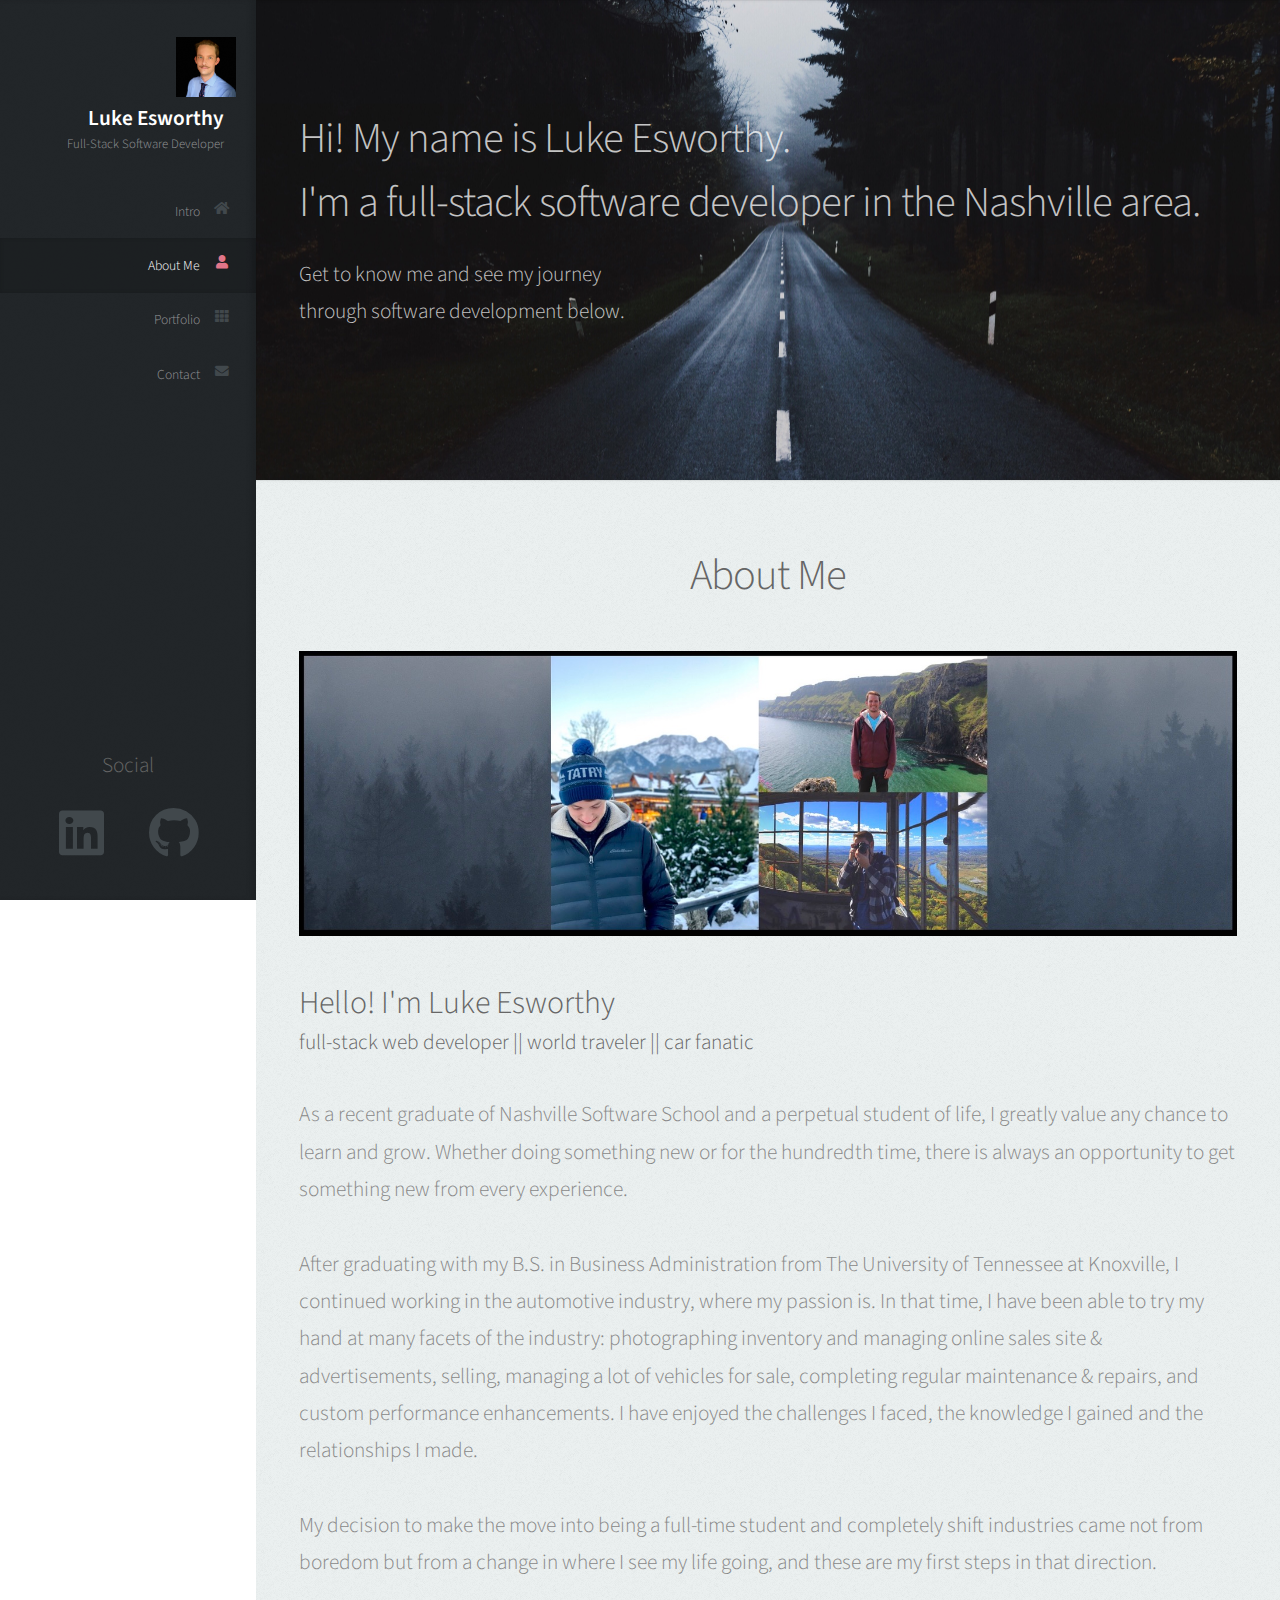
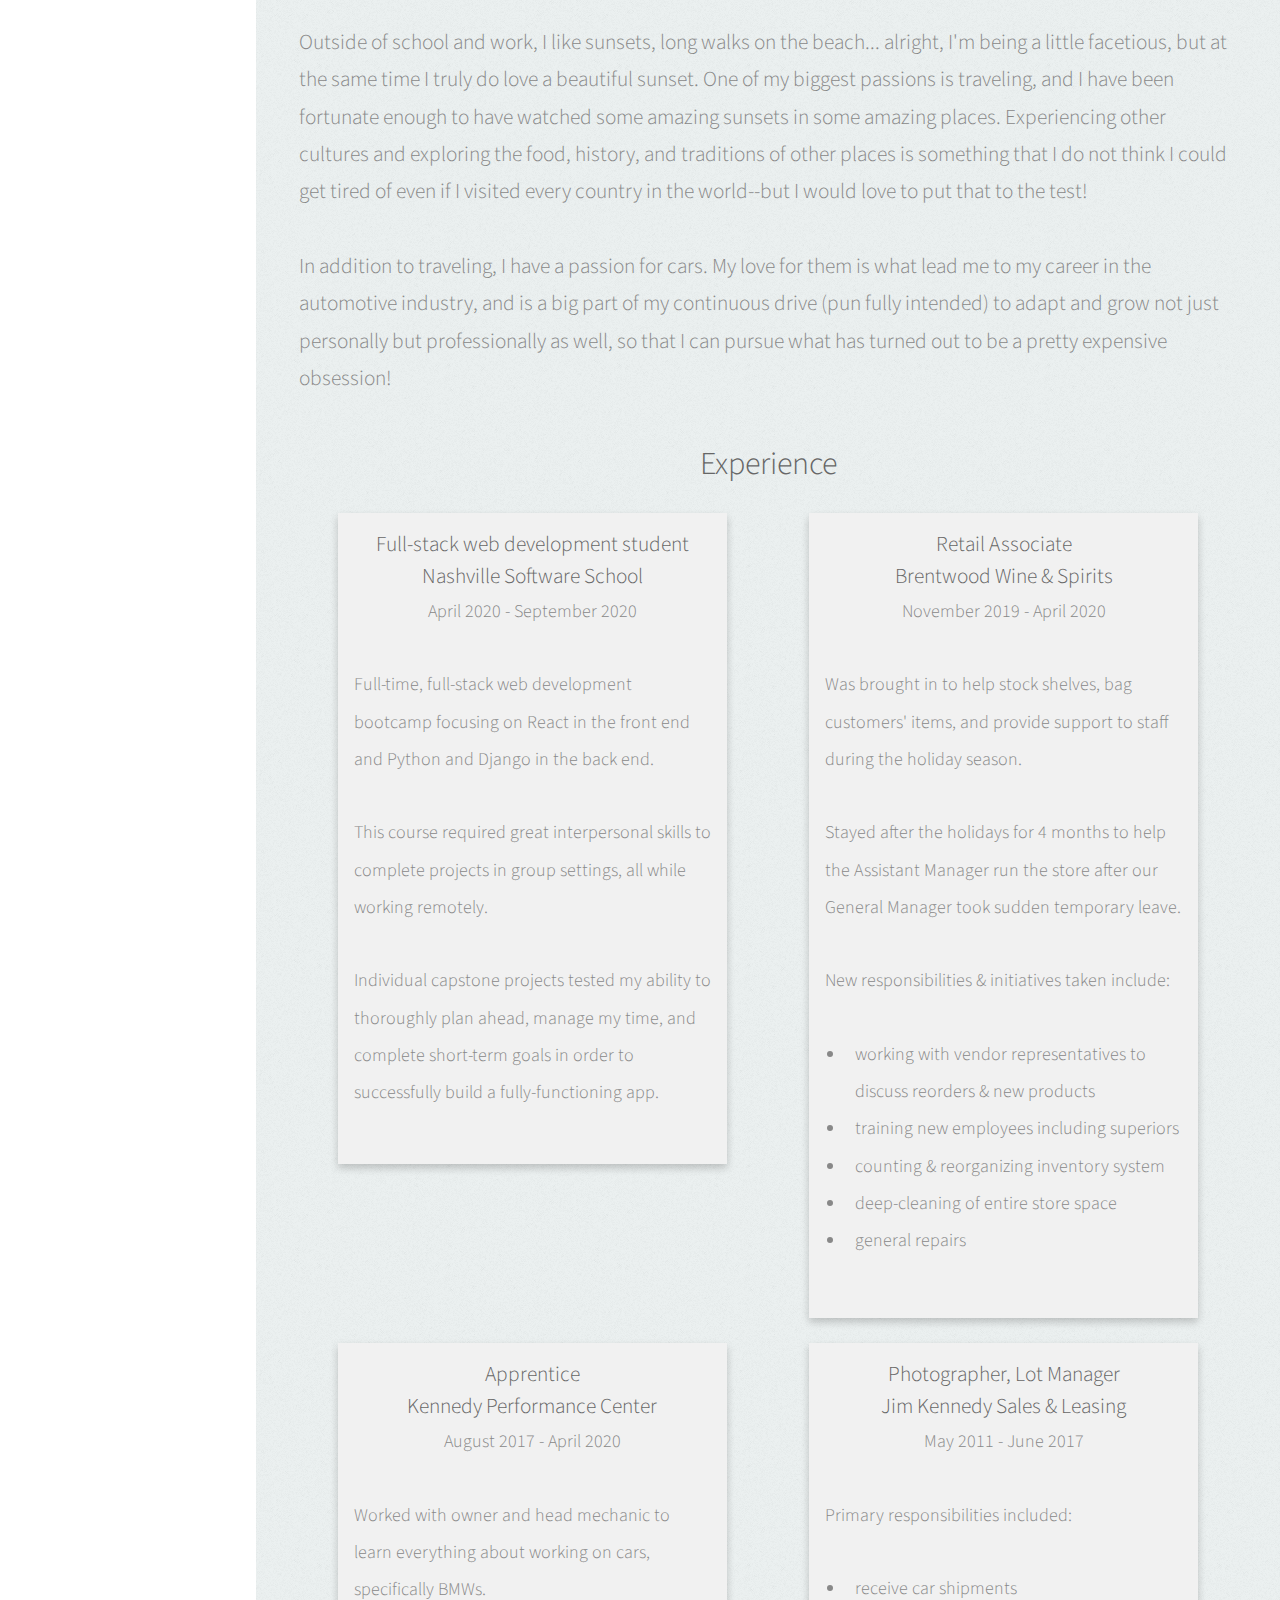
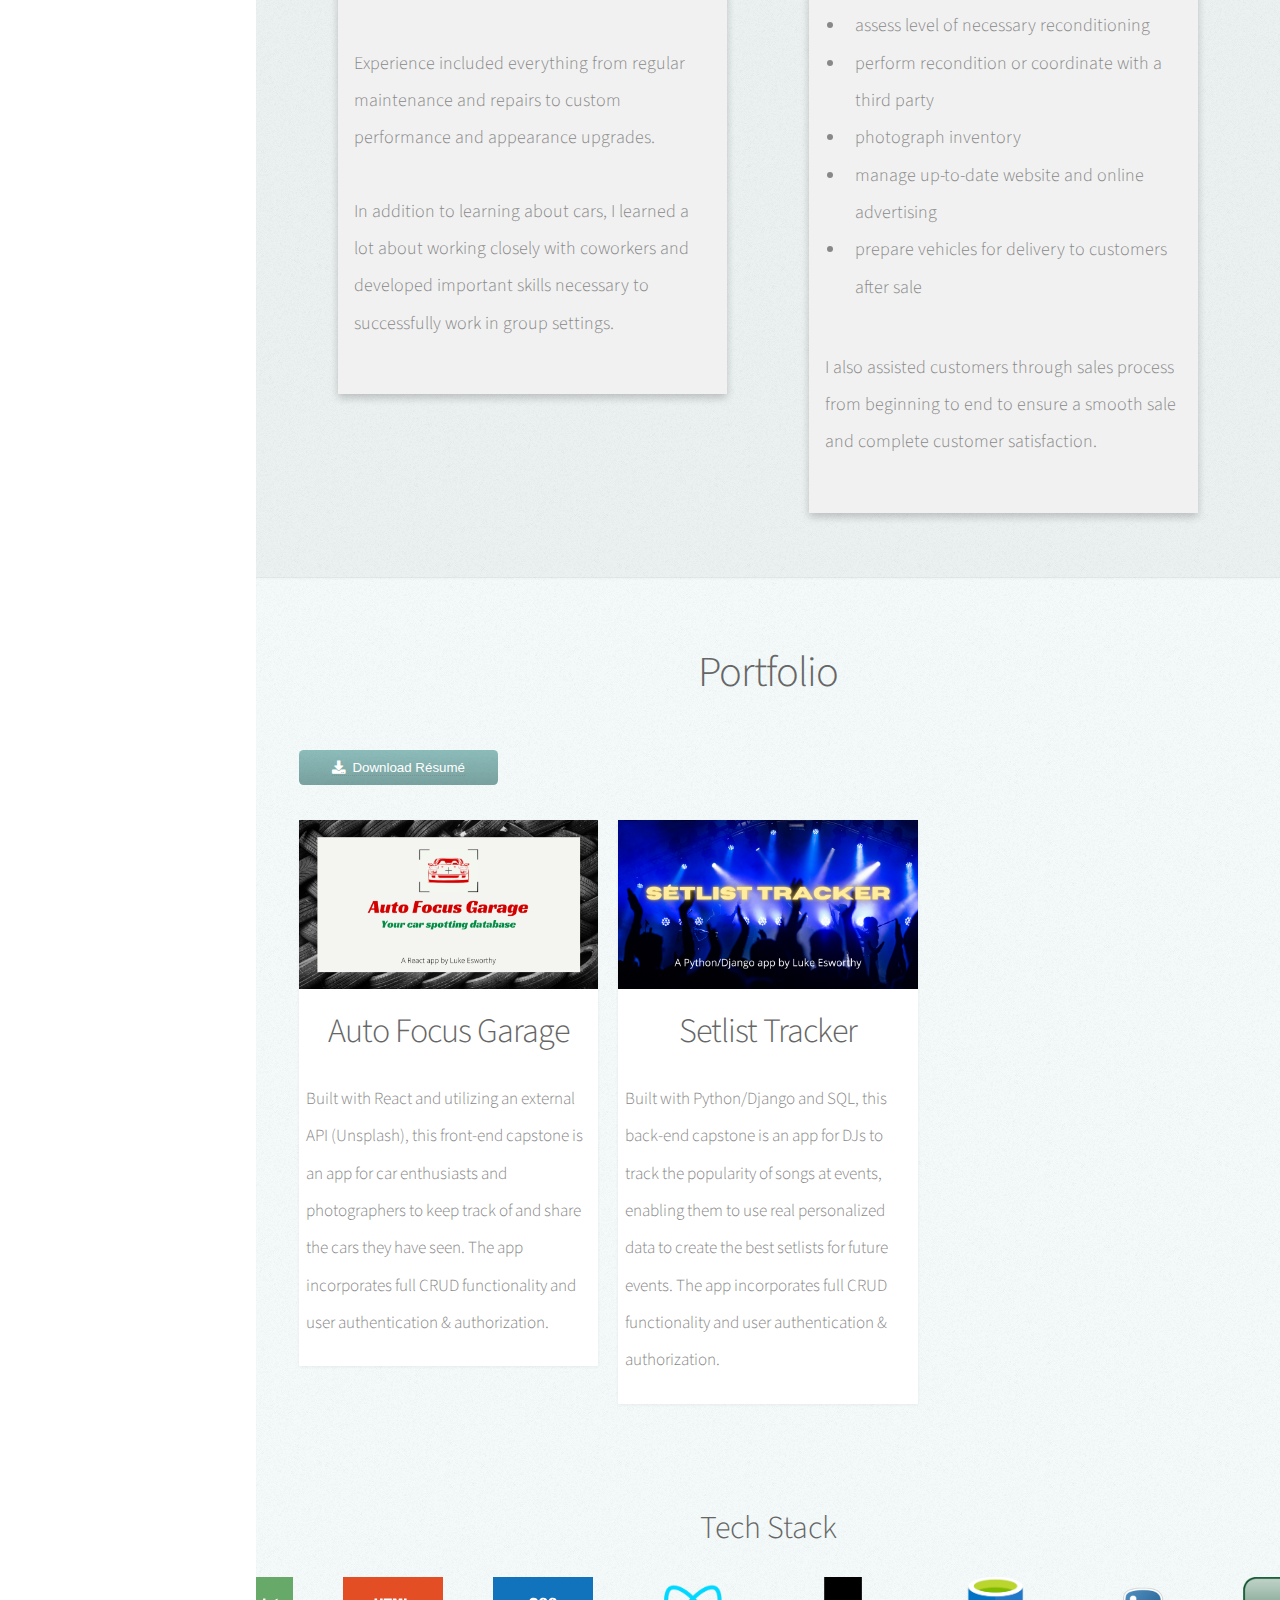
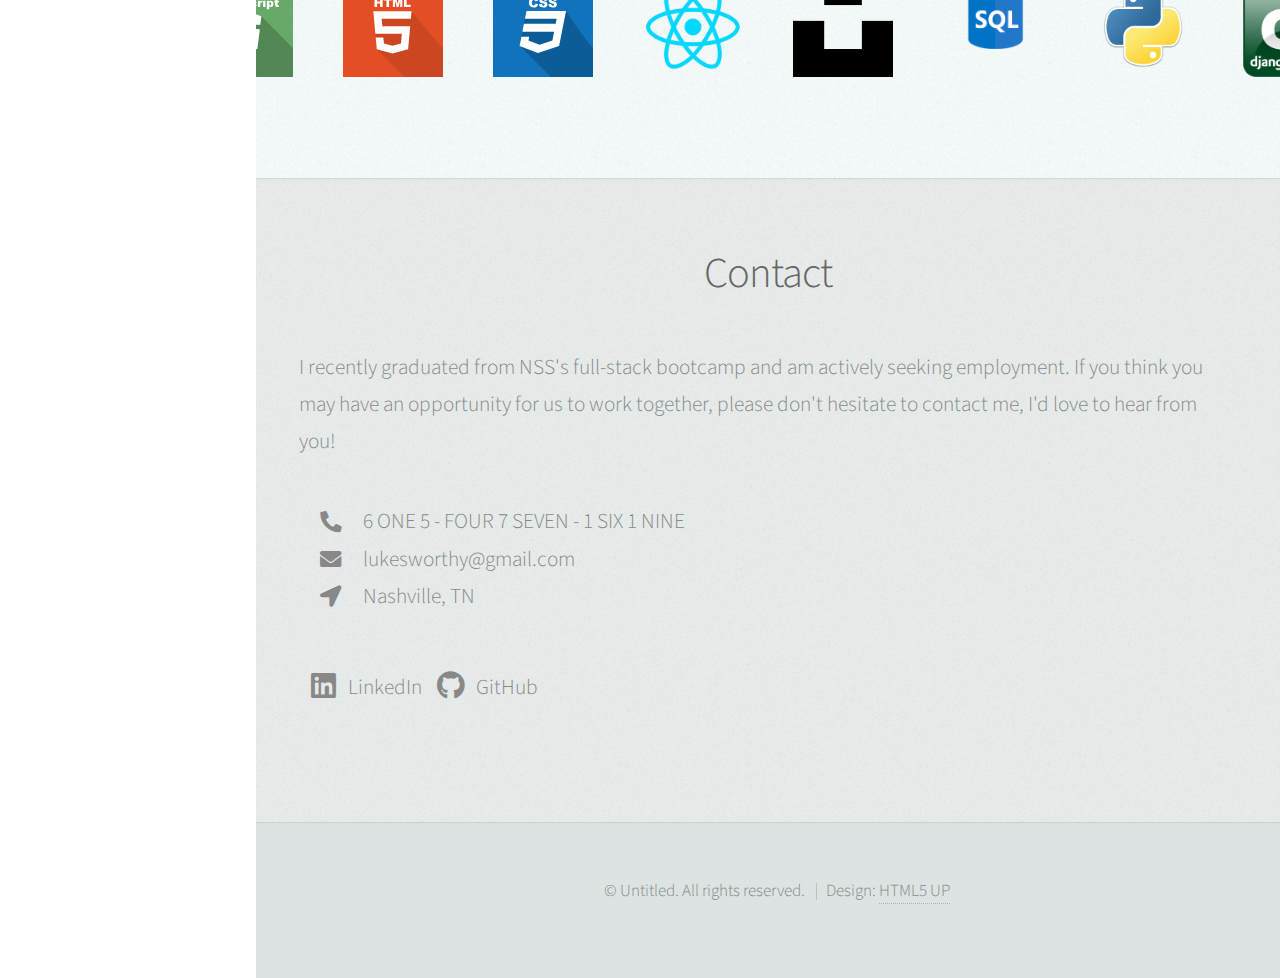
<file: index.html>
<!DOCTYPE html>
<!--
	Prologue by HTML5 UP
	html5up.net | @ajlkn
	Free for personal and commercial use under the CCA 3.0 license (html5up.net/license)
-->
<html>
  <head>
    <title>Portfolio for Luke Esworthy</title>
    <meta charset="utf-8" />
    <meta
      name="viewport"
      content="width=device-width, initial-scale=1, user-scalable=no"
    />
    <link rel="stylesheet" href="assets/css/main.css" />
  </head>
  <body class="is-preload">
    <!-- Header -->
    <div id="header">
      <div class="top">
        <!-- Logo -->
        <div id="logo">
          <span class="image avatar48"
            ><img src="images/profile-pic.jpeg" alt="headshot"
          /></span>
          <h1 id="title">Luke Esworthy</h1>
          <p>Full-Stack Software Developer</p>
        </div>

        <!-- Nav -->
        <nav id="nav">
          <ul>
            <li>
              <a href="#top" id="top-link"
                ><span class="icon solid fa-home">Intro</span></a
              >
            </li>
            <li>
              <a href="#about" id="about-link"
                ><span class="icon solid fa-user">About Me</span></a
              >
            </li>
            <li>
              <a href="#portfolio" id="portfolio-link"
                ><span class="icon solid fa-th">Portfolio</span></a
              >
            </li>
            <li>
              <a href="#contact" id="contact-link"
                ><span class="icon solid fa-envelope">Contact</span></a
              >
            </li>
          </ul>
        </nav>
      </div>

      <div class="bottom">
        <h4 class="social-icon-header">Social</h4>
        <!-- Social Icons -->
        <ul class="icons">
          <li>
            <a
              href="https://www.linkedin.com/in/lukeesworthy/"
              target="_blank"
              class="icon brands fa-linkedin fa-3x"
              ><span class="label">LinkedIn</span></a
            >
          </li>
          <li>
            <a
              href="https://github.com/LukeEsworthy"
              target="_blank"
              class="icon brands fa-github fa-3x"
              ><span class="label">Github</span></a
            >
          </li>
        </ul>
      </div>
    </div>

    <!-- Main -->
    <div id="main">
      <!-- Intro -->
      <section id="top" class="one dark cover">
        <div class="container">
          <header>
            <h2 class="alt">
              Hi! My name is Luke Esworthy. <br />
              I'm a full-stack software developer in the Nashville area.
            </h2>
            <p>
              Get to know me and see my journey<br />
              through software development below.
            </p>
          </header>

          <!-- <footer>
            <a href="#portfolio" class="button scrolly">Magna Aliquam</a>
          </footer> -->
        </div>
      </section>

      <!-- About Me -->
      <section id="about" class="three">
        <div class="container">
          <header>
            <h2 class="header-about_me">About Me</h2>
          </header>

          <a href="#" class="image featured"
            ><img
              src="images/1379CECE-1109-4EB7-A17F-6FCD7354F90A_1_105_c.jpeg"
              alt=""
          /></a>
          <h3>Hello! I'm Luke Esworthy</h3>
          <h4>full-stack web developer || world traveler || car fanatic</h4>
          <br />
          <p>
            As a recent graduate of Nashville Software School and a perpetual
            student of life, I greatly value any chance to learn and grow.
            Whether doing something new or for the hundredth time, there is
            always an opportunity to get something new from every experience.
            <br />
            <br />
            After graduating with my B.S. in Business Administration from The
            University of Tennessee at Knoxville, I continued working in the
            automotive industry, where my passion is. In that time, I have been
            able to try my hand at many facets of the industry: photographing
            inventory and managing online sales site & advertisements, selling,
            managing a lot of vehicles for sale, completing regular maintenance
            & repairs, and custom performance enhancements. I have enjoyed the
            challenges I faced, the knowledge I gained and the relationships I
            made.
            <br />
            <br />
            My decision to make the move into being a full-time student and
            completely shift industries came not from boredom but from a change
            in where I see my life going, and these are my first steps in that
            direction.
          </p>
          <p>
            Outside of school and work, I like sunsets, long walks on the
            beach... alright, I'm being a little facetious, but at the same time
            I truly do love a beautiful sunset. One of my biggest passions is
            traveling, and I have been fortunate enough to have watched some
            amazing sunsets in some amazing places. Experiencing other cultures
            and exploring the food, history, and traditions of other places is
            something that I do not think I could get tired of even if I visited
            every country in the world--but I would love to put that to the
            test!
            <br />
            <br />
            In addition to traveling, I have a passion for cars. My love for
            them is what lead me to my career in the automotive industry, and is
            a big part of my continuous drive (pun fully intended) to adapt and
            grow not just personally but professionally as well, so that I can
            pursue what has turned out to be a pretty expensive obsession!
          </p>
        </div>
        <h3 class="header-about_me">Experience</h3>
        <div class="experience-row">
          <div class="card">
            <h5>Full-stack web development student</h5>
            <h6>Nashville Software School</h6>
            <p class="card-header-date">April 2020 - September 2020</p>
            <p>
              Full-time, full-stack web development bootcamp focusing on React
              in the front end and Python and Django in the back end.
            </p>
            <p>
              This course required great interpersonal skills to complete
              projects in group settings, all while working remotely.
            </p>
            <p>
              Individual capstone projects tested my ability to thoroughly plan
              ahead, manage my time, and complete short-term goals in order to
              successfully build a fully-functioning app.
            </p>
          </div>
          <div class="card">
            <h5>Retail Associate</h5>
            <h6>Brentwood Wine & Spirits</h6>
            <p class="card-header-date">November 2019 - April 2020</p>
            <p>
              Was brought in to help stock shelves, bag customers' items, and
              provide support to staff during the holiday season.
            </p>
            <p>
              Stayed after the holidays for 4 months to help the Assistant
              Manager run the store after our General Manager took sudden
              temporary leave.
            </p>
            <p>New responsibilities & initiatives taken include:</p>
            <ul>
              <li>
                working with vendor representatives to discuss reorders & new
                products
              </li>
              <li>training new employees including superiors</li>
              <li>counting & reorganizing inventory system</li>
              <li>deep-cleaning of entire store space</li>
              <li>general repairs</li>
            </ul>
          </div>
          <div class="card">
            <h5>Apprentice</h5>
            <h6>Kennedy Performance Center</h6>
            <p class="card-header-date">August 2017 - April 2020</p>
            <p>
              Worked with owner and head mechanic to learn everything about
              working on cars, specifically BMWs.
            </p>
            <p>
              Experience included everything from regular maintenance and
              repairs to custom performance and appearance upgrades.
            </p>
            <p>
              In addition to learning about cars, I learned a lot about working
              closely with coworkers and developed important skills necessary to
              successfully work in group settings.
            </p>
          </div>
          <div class="card">
            <h5>Photographer, Lot Manager</h5>
            <h6>Jim Kennedy Sales & Leasing</h6>
            <p class="card-header-date">May 2011 - June 2017</p>
            <p>Primary responsibilities included:</p>
            <ul>
              <li>receive car shipments</li>
              <li>assess level of necessary reconditioning</li>
              <li>perform recondition or coordinate with a third party</li>
              <li>photograph inventory</li>
              <li>manage up-to-date website and online advertising</li>
              <li>prepare vehicles for delivery to customers after sale</li>
            </ul>
            <p>
              I also assisted customers through sales process from beginning to
              end to ensure a smooth sale and complete customer satisfaction.
            </p>
          </div>
        </div>
      </section>

      <!-- Portfolio -->
      <section id="portfolio" class="two">
        <div class="container">
          <header>
            <h2 class="header-portfolio">Portfolio</h2>
          </header>
          <button name="resume-download" class="resume-button">
            <a
              href="images/LukeEsworthyResume.pdf"
              download
              class="btn btn-default mr-3"
              ><i class="fa fa-download"></i>&nbsp; Download Résumé</a
            >
          </button>
          <!-- <p>
            Vitae natoque dictum etiam semper magnis enim feugiat convallis
            convallis egestas rhoncus ridiculus in quis risus amet curabitur
            tempor orci penatibus. Tellus erat mauris ipsum fermentum etiam
            vivamus eget. Nunc nibh morbi quis fusce hendrerit lacus ridiculus.
          </p> -->

          <div class="row">
            <div class="col-4 col-12-mobile">
              <article class="item">
                <a
                  href="https://github.com/LukeEsworthy/Auto-Focus-Garage"
                  target="_blank"
                  class="image fit"
                  ><img
                    src="images/7A13BF45-5E68-4864-940C-7341B8CF2302.png"
                    alt="Auto Focus Garage"
                /></a>
                <header class="portfolio-AFG">
                  <h2>Auto Focus Garage</h2>
                  <p>
                    Built with React and utilizing an external API (Unsplash),
                    this front-end capstone is an app for car enthusiasts and
                    photographers to keep track of and share the cars they have
                    seen. The app incorporates full CRUD functionality and user
                    authentication & authorization.
                  </p>
                </header>
              </article>
            </div>
            <div class="col-4 col-12-mobile">
              <article class="item">
                <a
                  href="https://github.com/LukeEsworthy/SetlistTrackerApp"
                  target="_blank"
                  class="image fit"
                  ><img
                    src="images/SetlistTracker.png"
                    alt="Setlist Tracker App"
                /></a>
                <header class="portfolio-AFG">
                  <h2>Setlist Tracker</h2>
                  <p>
                    Built with Python/Django and SQL, this back-end capstone is
                    an app for DJs to track the popularity of songs at events,
                    enabling them to use real personalized data to create the
                    best setlists for future events. The app incorporates full
                    CRUD functionality and user authentication & authorization.
                  </p>
                </header>
              </article>
            </div>
            <!-- <div class="col-4 col-12-mobile">
              <article class="item">
                <a href="#" class="image fit"
                  ><img src="images/pic04.jpg" alt=""
                /></a>
                <header>
                  <h3>Magna Nullam</h3>
                </header>
              </article>
            </div>
            <div class="col-4 col-12-mobile">
              <article class="item">
                <a href="#" class="image fit"
                  ><img src="images/pic06.jpg" alt=""
                /></a>
                <header>
                  <h3>Dolor Penatibus</h3>
                </header>
              </article>
            </div> -->
          </div>
        </div>

        <div class="tech-stack">
          <h3 class="tech-stack-header">Tech Stack</h3>
          <div class="tech-stack-gallery">
            <figure class="gallery-item gallery-item-1">
              <img
                src="images/icon-JS.svg"
                alt="javascript"
                class="gallery-img"
              />
            </figure>
            <figure class="gallery-item gallery-item-2">
              <img src="images/icon-html.svg" alt="html" class="gallery-img" />
            </figure>
            <figure class="gallery-item gallery-item-3">
              <img src="images/icon-css.svg" alt="css" class="gallery-img" />
            </figure>
            <figure class="gallery-item gallery-item-4">
              <img
                src="images/iconfinder_React.js_logo_1174949.png"
                alt="react.js"
                class="gallery-img"
              />
            </figure>
            <figure class="gallery-item gallery-item-5">
              <img
                src="images/iconfinder_unsplash_4691440.png"
                alt="unsplash"
                class="gallery-img"
              />
            </figure>
            <figure class="gallery-item gallery-item-5">
              <img src="images/sql.png" alt="sql" class="gallery-img" />
            </figure>
            <figure class="gallery-item gallery-item-5">
              <img src="images/python.png" alt="python" class="gallery-img" />
            </figure>
            <figure class="gallery-item gallery-item-5">
              <img src="images/django.png" alt="django" class="gallery-img" />
            </figure>
          </div>
        </div>
      </section>

      <!-- Contact -->
      <section id="contact" class="four">
        <div class="container">
          <header>
            <h2 class="header-contact">Contact</h2>
          </header>

          <p>
            I recently graduated from NSS's full-stack bootcamp and am actively
            seeking employment. If you think you may have an opportunity for us to work
            together, please don't hesitate to contact me, I'd love to hear from
            you!
          </p>
          <ul class="fa-ul">
            <li>
              <i class="fa-li fa fa-phone fa-rotate-90"></i>6 ONE 5 - FOUR 7
              SEVEN - 1 SIX 1 NINE
            </li>
            <li><i class="fa-li fa fa-envelope"></i>lukesworthy@gmail.com</li>
            <li><i class="fa-li fa fa-location-arrow"></i>Nashville, TN</li>
          </ul>
          <ul class="icons">
            <li>
              <a
                href="https://www.linkedin.com/in/lukeesworthy/"
                target="_blank"
                class="icon brands fa-linkedin fa-lg"
                ><span class="label">LinkedIn</span></a
              >LinkedIn
            </li>
            <li>
              <a
                href="https://github.com/LukeEsworthy"
                target="_blank"
                class="icon brands fa-github fa-lg"
                ><span class="label">Github</span></a
              >GitHub
            </li>
          </ul>

          <!-- <form method="post" action="#">
            <div class="row">
              <div class="col-6 col-12-mobile">
                <input type="text" name="name" placeholder="Name" />
              </div>
              <div class="col-6 col-12-mobile">
                <input type="text" name="email" placeholder="Email" />
              </div>
              <div class="col-12">
                <textarea name="message" placeholder="Message"></textarea>
              </div>
              <div class="col-12">
                <input type="submit" value="Send Message" />
              </div>
            </div>
          </form> -->
        </div>
      </section>
    </div>

    <!-- Footer -->
    <div id="footer">
      <!-- Copyright -->
      <ul class="copyright">
        <li>&copy; Untitled. All rights reserved.</li>
        <li>Design: <a href="http://html5up.net">HTML5 UP</a></li>
      </ul>
    </div>

    <!-- Scripts -->
    <script src="assets/js/jquery.min.js"></script>
    <script src="assets/js/jquery.scrolly.min.js"></script>
    <script src="assets/js/jquery.scrollex.min.js"></script>
    <script src="assets/js/browser.min.js"></script>
    <script src="assets/js/breakpoints.min.js"></script>
    <script src="assets/js/util.js"></script>
    <script src="assets/js/main.js"></script>
  </body>
</html>
</file>
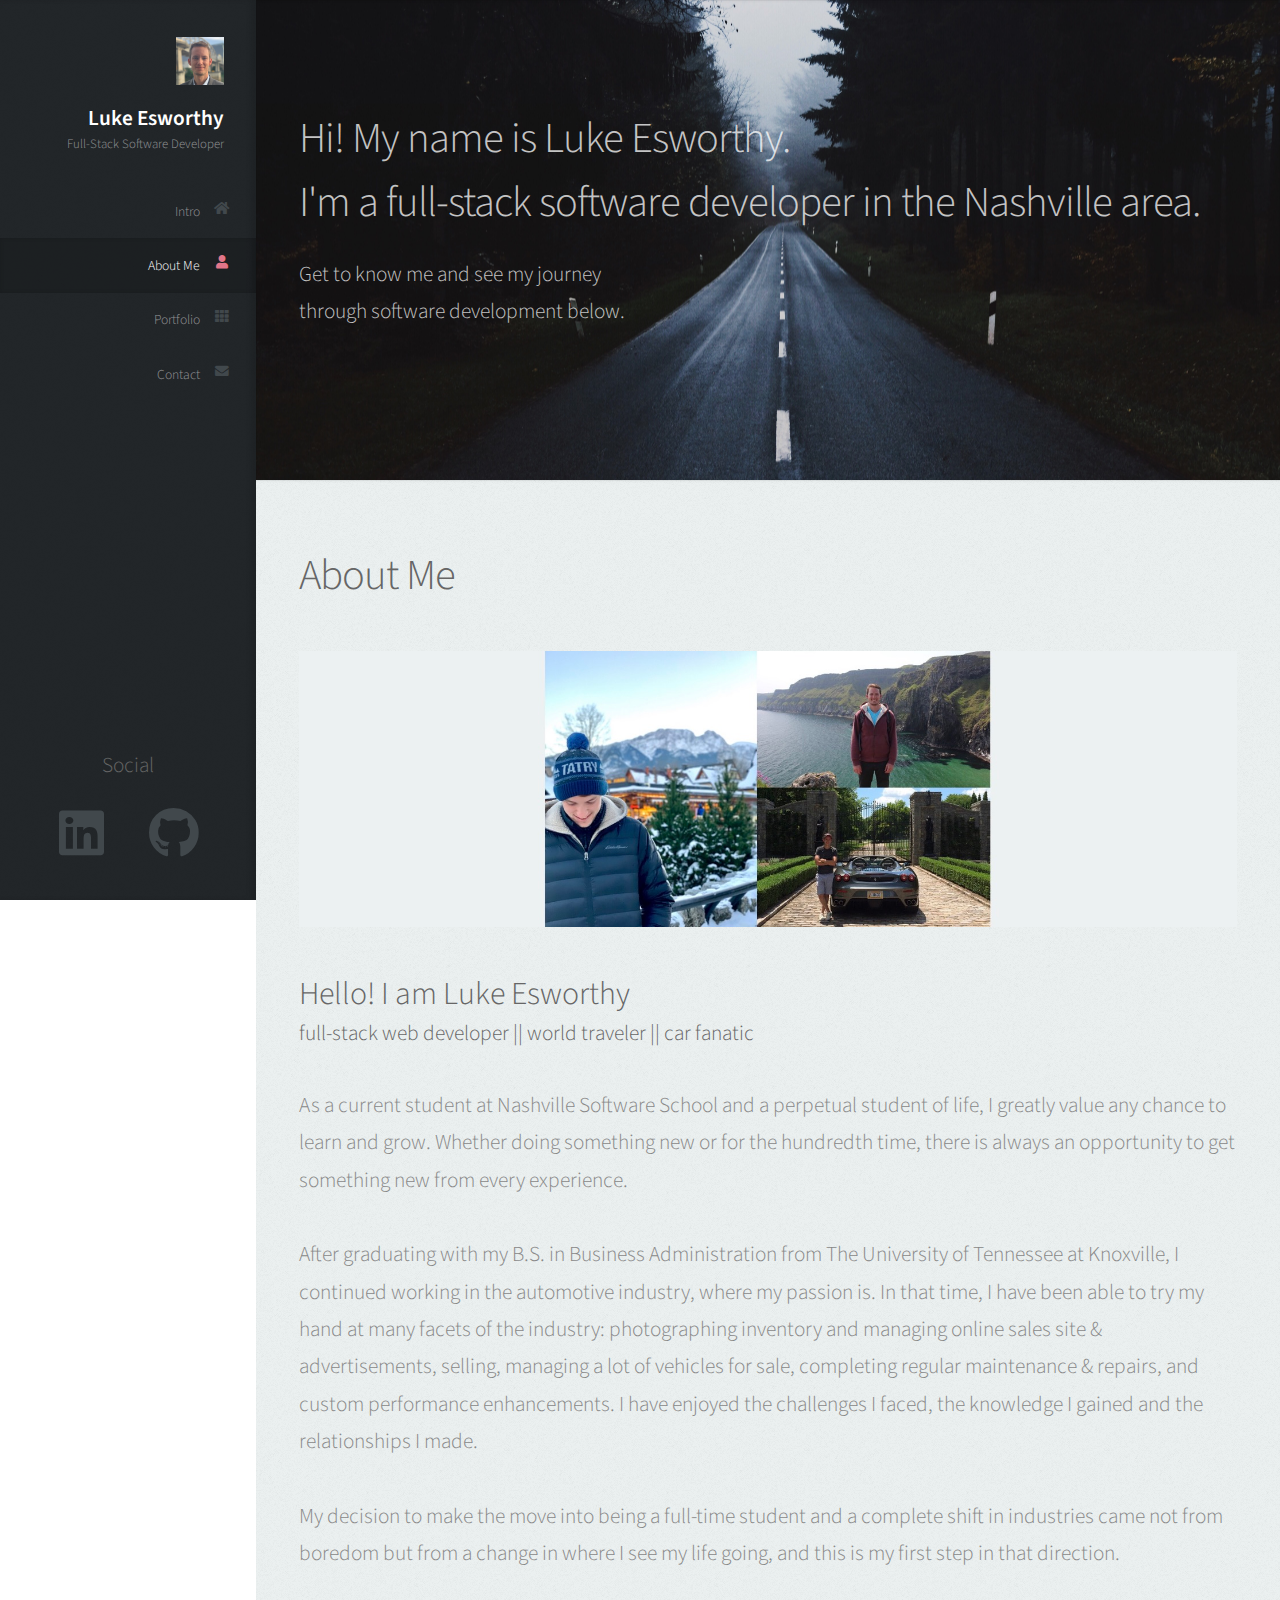
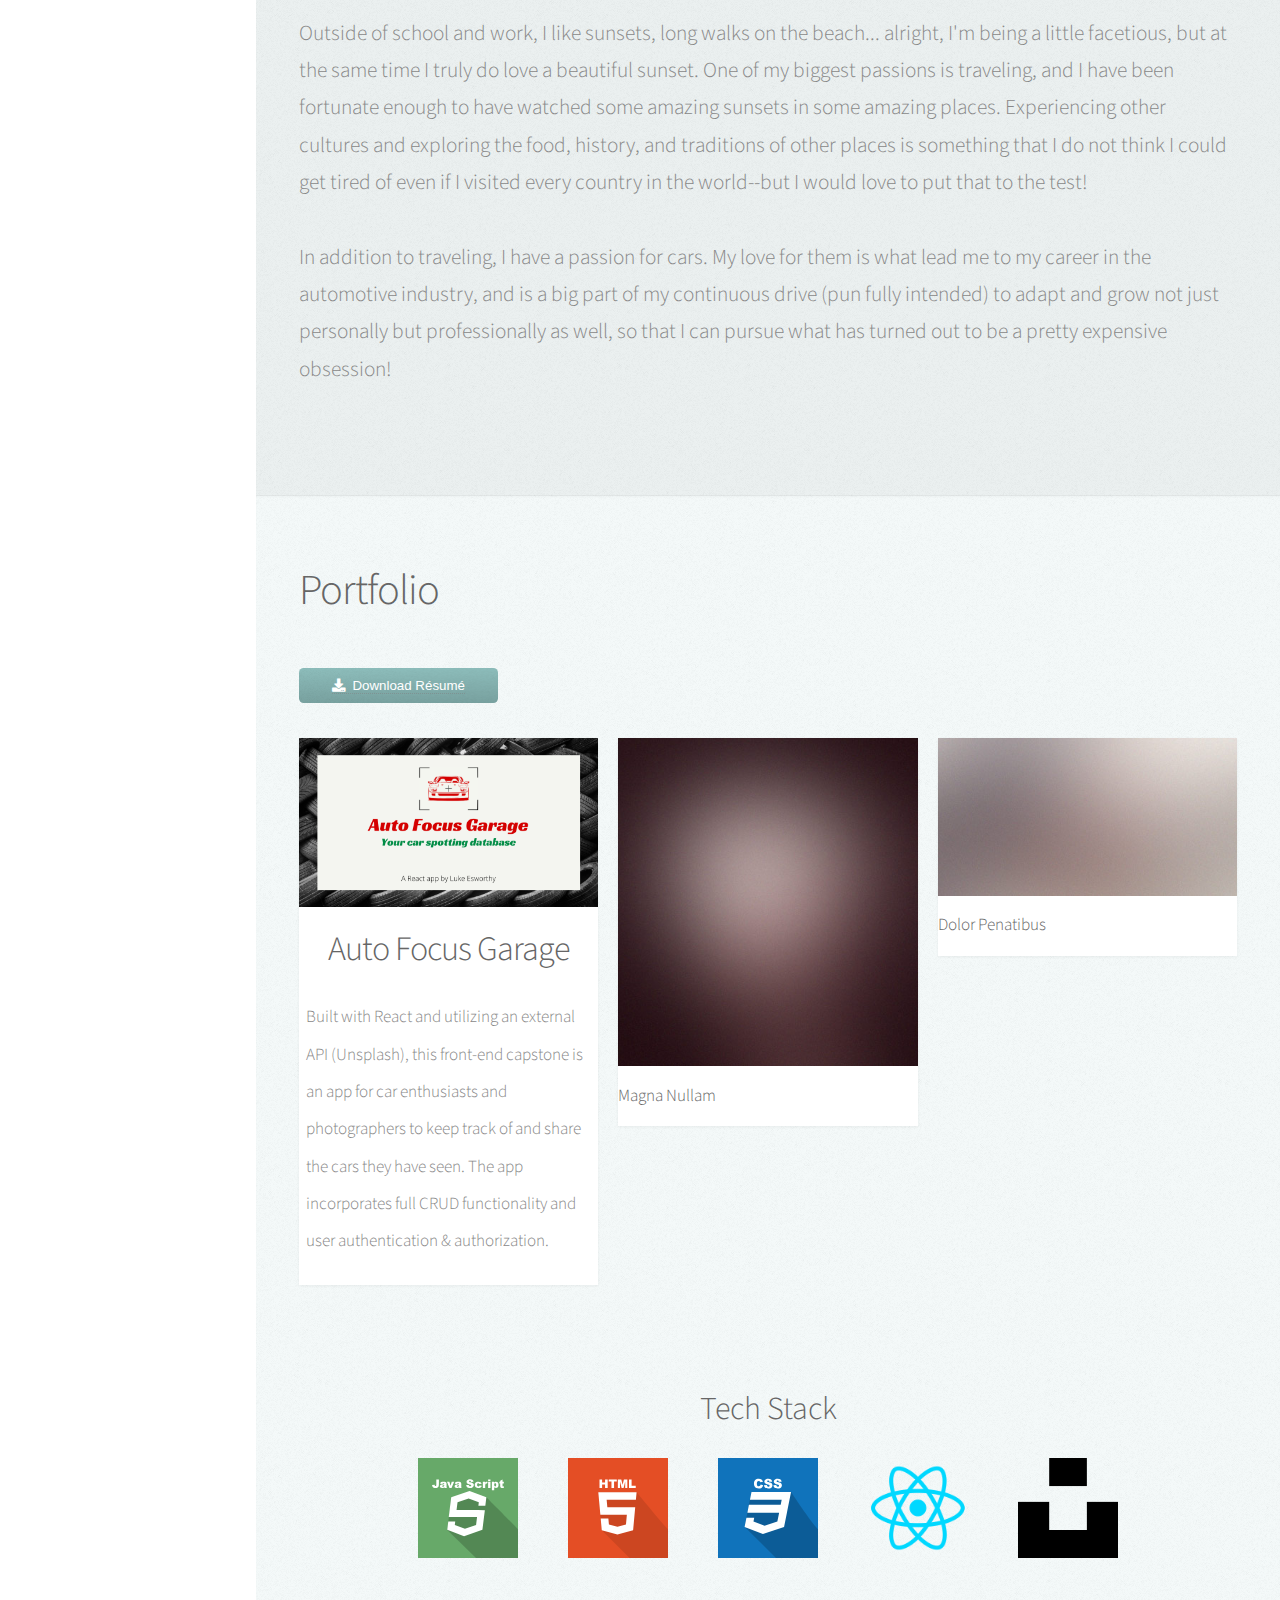
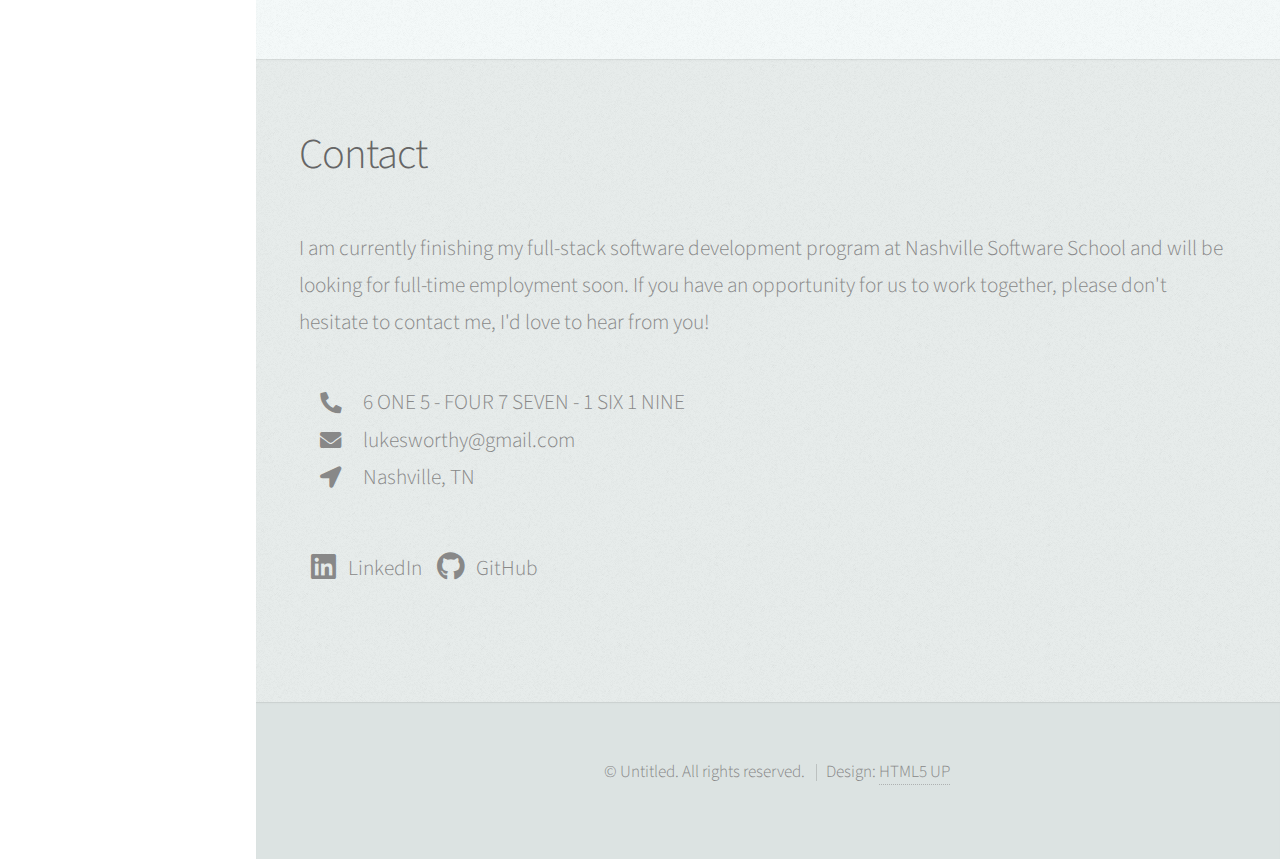
<file: html5up-prologue/index.html>
<!DOCTYPE html>
<!--
	Prologue by HTML5 UP
	html5up.net | @ajlkn
	Free for personal and commercial use under the CCA 3.0 license (html5up.net/license)
-->
<html>
  <head>
    <title>Portfolio for Luke Esworthy</title>
    <meta charset="utf-8" />
    <meta
      name="viewport"
      content="width=device-width, initial-scale=1, user-scalable=no"
    />
    <link rel="stylesheet" href="assets/css/main.css" />
  </head>
  <body class="is-preload">
    <!-- Header -->
    <div id="header">
      <div class="top">
        <!-- Logo -->
        <div id="logo">
          <span class="image avatar48"
            ><img
              src="images/F53FD83F-D2B1-477E-A74C-B52BE8A77F34_1_201_a.jpeg"
              alt=""
          /></span>
          <h1 id="title">Luke Esworthy</h1>
          <p>Full-Stack Software Developer</p>
        </div>

        <!-- Nav -->
        <nav id="nav">
          <ul>
            <li>
              <a href="#top" id="top-link"
                ><span class="icon solid fa-home">Intro</span></a
              >
            </li>
            <li>
              <a href="#about" id="about-link"
                ><span class="icon solid fa-user">About Me</span></a
              >
            </li>
            <li>
              <a href="#portfolio" id="portfolio-link"
                ><span class="icon solid fa-th">Portfolio</span></a
              >
            </li>
            <li>
              <a href="#contact" id="contact-link"
                ><span class="icon solid fa-envelope">Contact</span></a
              >
            </li>
          </ul>
        </nav>
      </div>

      <div class="bottom">
        <h4 class="social-icon-header">Social</h4>
        <!-- Social Icons -->
        <ul class="icons">
          <li>
            <a
              href="https://www.linkedin.com/in/lukeesworthy/"
              target="_blank"
              class="icon brands fa-linkedin fa-3x"
              ><span class="label">LinkedIn</span></a
            >
          </li>
          <li>
            <a
              href="https://github.com/LukeEsworthy"
              target="_blank"
              class="icon brands fa-github fa-3x"
              ><span class="label">Github</span></a
            >
          </li>
        </ul>
      </div>
    </div>

    <!-- Main -->
    <div id="main">
      <!-- Intro -->
      <section id="top" class="one dark cover">
        <div class="container">
          <header>
            <h2 class="alt">
              Hi! My name is Luke Esworthy. <br />
              I'm a full-stack software developer in the Nashville area.
            </h2>
            <p>
              Get to know me and see my journey<br />
              through software development below.
            </p>
          </header>

          <!-- <footer>
            <a href="#portfolio" class="button scrolly">Magna Aliquam</a>
          </footer> -->
        </div>
      </section>

      <!-- About Me -->
      <section id="about" class="three">
        <div class="container">
          <header>
            <h2>About Me</h2>
          </header>

          <a href="#" class="image featured"
            ><img
              src="images/9CB99676-47F7-4088-9EB9-148FC09F3534_1_105_c.jpeg"
              alt=""
          /></a>
          <h3>Hello! I am Luke Esworthy</h3>
          <h4>full-stack web developer || world traveler || car fanatic</h4>
          <br />
          <p>
            As a current student at Nashville Software School and a perpetual
            student of life, I greatly value any chance to learn and grow.
            Whether doing something new or for the hundredth time, there is
            always an opportunity to get something new from every experience.
            <br />
            <br />
            After graduating with my B.S. in Business Administration from The
            University of Tennessee at Knoxville, I continued working in the
            automotive industry, where my passion is. In that time, I have been
            able to try my hand at many facets of the industry: photographing
            inventory and managing online sales site & advertisements, selling,
            managing a lot of vehicles for sale, completing regular maintenance
            & repairs, and custom performance enhancements. I have enjoyed the
            challenges I faced, the knowledge I gained and the relationships I
            made.
            <br />
            <br />
            My decision to make the move into being a full-time student and a
            complete shift in industries came not from boredom but from a change
            in where I see my life going, and this is my first step in that
            direction.
          </p>
          <p>
            Outside of school and work, I like sunsets, long walks on the
            beach... alright, I'm being a little facetious, but at the same time
            I truly do love a beautiful sunset. One of my biggest passions is
            traveling, and I have been fortunate enough to have watched some
            amazing sunsets in some amazing places. Experiencing other cultures
            and exploring the food, history, and traditions of other places is
            something that I do not think I could get tired of even if I visited
            every country in the world--but I would love to put that to the
            test!
            <br />
            <br />
            In addition to traveling, I have a passion for cars. My love for
            them is what lead me to my career in the automotive industry, and is
            a big part of my continuous drive (pun fully intended) to adapt and
            grow not just personally but professionally as well, so that I can
            pursue what has turned out to be a pretty expensive obsession!
          </p>
        </div>
      </section>

      <!-- Portfolio -->
      <section id="portfolio" class="two">
        <div class="container">
          <header>
            <h2>Portfolio</h2>
          </header>
          <button name="resume-download" class="resume-button">
            <a
              href="images/LukeResumeForWebsite.pdf"
              download
              class="btn btn-default mr-3"
              ><i class="fa fa-download"></i>&nbsp; Download Résumé</a
            >
          </button>
          <!-- <p>
            Vitae natoque dictum etiam semper magnis enim feugiat convallis
            convallis egestas rhoncus ridiculus in quis risus amet curabitur
            tempor orci penatibus. Tellus erat mauris ipsum fermentum etiam
            vivamus eget. Nunc nibh morbi quis fusce hendrerit lacus ridiculus.
          </p> -->

          <div class="row">
            <div class="col-4 col-12-mobile">
              <article class="item">
                <a
                  href="https://github.com/LukeEsworthy/Auto-Focus-Garage"
                  target="_blank"
                  class="image fit"
                  ><img
                    src="images/7A13BF45-5E68-4864-940C-7341B8CF2302.png"
                    alt="Auto Focus Garage"
                /></a>
                <header class="portfolio-AFG">
                  <h2>Auto Focus Garage</h2>
                  <p>
                    Built with React and utilizing an external API (Unsplash),
                    this front-end capstone is an app for car enthusiasts and
                    photographers to keep track of and share the cars they have
                    seen. The app incorporates full CRUD functionality and user
                    authentication & authorization.
                  </p>
                </header>
              </article>
            </div>
            <div class="col-4 col-12-mobile">
              <article class="item">
                <a href="#" class="image fit"
                  ><img src="images/pic04.jpg" alt=""
                /></a>
                <header>
                  <h3>Magna Nullam</h3>
                </header>
              </article>
            </div>
            <div class="col-4 col-12-mobile">
              <article class="item">
                <a href="#" class="image fit"
                  ><img src="images/pic06.jpg" alt=""
                /></a>
                <header>
                  <h3>Dolor Penatibus</h3>
                </header>
              </article>
            </div>
          </div>
        </div>

        <div class="tech-stack">
          <h3 class="tech-stack-header">Tech Stack</h3>
          <div class="tech-stack-gallery">
            <figure class="gallery-item gallery-item-1">
              <img
                src="images/icon-JS.svg"
                alt="javascript"
                class="gallery-img"
              />
            </figure>
            <figure class="gallery-item gallery-item-2">
              <img src="images/icon-html.svg" alt="html" class="gallery-img" />
            </figure>
            <figure class="gallery-item gallery-item-3">
              <img src="images/icon-css.svg" alt="css" class="gallery-img" />
            </figure>
            <figure class="gallery-item gallery-item-4">
              <img
                src="images/iconfinder_React.js_logo_1174949.png"
                alt="react.js"
                class="gallery-img"
              />
            </figure>
            <figure class="gallery-item gallery-item-5">
              <img
                src="images/iconfinder_unsplash_4691440.png"
                alt="unsplash"
                class="gallery-img"
              />
            </figure>
          </div>
        </div>
      </section>

      <!-- Contact -->
      <section id="contact" class="four">
        <div class="container">
          <header>
            <h2>Contact</h2>
          </header>

          <p>
            I am currently finishing my full-stack software development program
            at Nashville Software School and will be looking for full-time
            employment soon. If you have an opportunity for us to work together,
            please don't hesitate to contact me, I'd love to hear from you!
          </p>
          <ul class="fa-ul">
            <li>
              <i class="fa-li fa fa-phone fa-rotate-90"></i>6 ONE 5 - FOUR 7
              SEVEN - 1 SIX 1 NINE
            </li>
            <li><i class="fa-li fa fa-envelope"></i>lukesworthy@gmail.com</li>
            <li><i class="fa-li fa fa-location-arrow"></i>Nashville, TN</li>
          </ul>
          <ul class="icons">
            <li>
              <a
                href="https://www.linkedin.com/in/lukeesworthy/"
                target="_blank"
                class="icon brands fa-linkedin fa-lg"
                ><span class="label">LinkedIn</span></a
              >LinkedIn
            </li>
            <li>
              <a
                href="https://github.com/LukeEsworthy"
                target="_blank"
                class="icon brands fa-github fa-lg"
                ><span class="label">Github</span></a
              >GitHub
            </li>
          </ul>

          <!-- <form method="post" action="#">
            <div class="row">
              <div class="col-6 col-12-mobile">
                <input type="text" name="name" placeholder="Name" />
              </div>
              <div class="col-6 col-12-mobile">
                <input type="text" name="email" placeholder="Email" />
              </div>
              <div class="col-12">
                <textarea name="message" placeholder="Message"></textarea>
              </div>
              <div class="col-12">
                <input type="submit" value="Send Message" />
              </div>
            </div>
          </form> -->
        </div>
      </section>
    </div>

    <!-- Footer -->
    <div id="footer">
      <!-- Copyright -->
      <ul class="copyright">
        <li>&copy; Untitled. All rights reserved.</li>
        <li>Design: <a href="http://html5up.net">HTML5 UP</a></li>
      </ul>
    </div>

    <!-- Scripts -->
    <script src="assets/js/jquery.min.js"></script>
    <script src="assets/js/jquery.scrolly.min.js"></script>
    <script src="assets/js/jquery.scrollex.min.js"></script>
    <script src="assets/js/browser.min.js"></script>
    <script src="assets/js/breakpoints.min.js"></script>
    <script src="assets/js/util.js"></script>
    <script src="assets/js/main.js"></script>
  </body>
</html>
</file>
<file: assets/css/main.css>
@import url("fontawesome-all.min.css");
@import url("https://fonts.googleapis.com/css?family=Source+Sans+Pro:300,300italic,400,600");

/*
	Prologue by HTML5 UP
	html5up.net | @ajlkn
	Free for personal and commercial use under the CCA 3.0 license (html5up.net/license)
*/

html,
body,
div,
span,
applet,
object,
iframe,
h1,
h2,
h3,
h4,
h5,
h6,
p,
blockquote,
pre,
a,
abbr,
acronym,
address,
big,
cite,
code,
del,
dfn,
em,
img,
ins,
kbd,
q,
s,
samp,
small,
strike,
strong,
sub,
sup,
tt,
var,
b,
u,
i,
center,
dl,
dt,
dd,
ol,
ul,
li,
fieldset,
form,
label,
legend,
table,
caption,
tbody,
tfoot,
thead,
tr,
th,
td,
article,
aside,
canvas,
details,
embed,
figure,
figcaption,
footer,
header,
hgroup,
menu,
nav,
output,
ruby,
section,
summary,
time,
mark,
audio,
video {
  margin: 0;
  padding: 0;
  border: 0;
  font-size: 100%;
  font: inherit;
  vertical-align: baseline;
}

article,
aside,
details,
figcaption,
figure,
footer,
header,
hgroup,
menu,
nav,
section {
  display: block;
}

body {
  line-height: 1;
}

ol,
ul {
  list-style: none;
}

blockquote,
q {
  quotes: none;
}

blockquote:before,
blockquote:after,
q:before,
q:after {
  content: "";
  content: none;
}

table {
  border-collapse: collapse;
  border-spacing: 0;
}

body {
  -webkit-text-size-adjust: none;
}

mark {
  background-color: transparent;
  color: inherit;
}

input::-moz-focus-inner {
  border: 0;
  padding: 0;
}

input,
select,
textarea {
  -moz-appearance: none;
  -webkit-appearance: none;
  -ms-appearance: none;
  appearance: none;
}

/* Basic */

html {
  box-sizing: border-box;
}

*,
*:before,
*:after {
  box-sizing: inherit;
}

body {
  background: #fff;
  font-family: "Source Sans Pro", sans-serif;
  font-size: 19pt;
  font-weight: 300;
  line-height: 1.75em;
  color: #888;
}

body.is-preload *,
body.is-preload *:before,
body.is-preload *:after {
  -moz-animation: none !important;
  -webkit-animation: none !important;
  -ms-animation: none !important;
  animation: none !important;
  -moz-transition: none !important;
  -webkit-transition: none !important;
  -ms-transition: none !important;
  transition: none !important;
}

input,
textarea,
select {
  font-family: "Source Sans Pro", sans-serif;
  font-size: 19pt;
  font-weight: 300;
  line-height: 1.75em;
  color: #888;
}

h1,
h2,
h3,
h4,
h5,
h6 {
  font-weight: 300;
  color: #666;
  line-height: 1.5em;
}

h1 a,
h2 a,
h3 a,
h4 a,
h5 a,
h6 a {
  color: inherit;
  text-decoration: none;
}

h1 a strong,
h2 a strong,
h3 a strong,
h4 a strong,
h5 a strong,
h6 a strong {
  color: #333;
}

h2 {
  font-size: 2em;
  letter-spacing: -1px;
}

h2.alt {
  color: #888;
}

h2.alt strong {
  color: #666;
}

h3 {
  font-size: 1.5em;
}

header {
  margin: 0 0 2em 0;
}

header > p {
  margin: 1em 0 0 0;
}

footer {
  margin: 2em 0 0 0;
}

strong,
b {
  font-weight: 300;
  color: #666;
}

em,
i {
  font-style: italic;
}

a {
  text-decoration: none;
  color: inherit;
  border-bottom: dotted 1px rgba(128, 128, 128, 0.5);
  -moz-transition: color 0.35s ease-in-out,
    border-bottom-color 0.35s ease-in-out;
  -webkit-transition: color 0.35s ease-in-out,
    border-bottom-color 0.35s ease-in-out;
  -ms-transition: color 0.35s ease-in-out, border-bottom-color 0.35s ease-in-out;
  transition: color 0.35s ease-in-out, border-bottom-color 0.35s ease-in-out;
  outline: 0;
}

a:hover {
  color: #e27689;
  border-bottom-color: rgba(255, 255, 255, 0);
}

sub {
  position: relative;
  top: 0.5em;
  font-size: 0.8em;
}

sup {
  position: relative;
  top: -0.5em;
  font-size: 0.8em;
}

hr {
  border: 0;
  border-top: solid 1px #ddd;
}

blockquote {
  border-left: solid 0.5em #ddd;
  padding: 1em 0 1em 2em;
  font-style: italic;
}

p,
ul,
ol,
dl,
table {
  margin-bottom: 2em;
}

br.clear {
  clear: both;
}

/* Container */

.container {
  margin: 0 auto;
  max-width: 100%;
  width: 1400px;
}

@media screen and (min-width: 961px) and (max-width: 1880px) {
  .container {
    width: 1200px;
  }
}

@media screen and (min-width: 961px) and (max-width: 1620px) {
  .container {
    width: 960px;
  }
}

@media screen and (min-width: 961px) and (max-width: 1320px) {
  .container {
    width: 100%;
  }
}

@media screen and (max-width: 960px) {
  .container {
    width: 100%;
  }
}

@media screen and (max-width: 736px) {
  .container {
    width: 100%;
  }
}

/* Row */

.row {
  display: flex;
  flex-wrap: wrap;
  box-sizing: border-box;
  align-items: stretch;
}

.row > * {
  box-sizing: border-box;
}

.row.gtr-uniform > * > :last-child {
  margin-bottom: 0;
}

.row.aln-left {
  justify-content: flex-start;
}

.row.aln-center {
  justify-content: center;
}

.row.aln-right {
  justify-content: flex-end;
}

.row.aln-top {
  align-items: flex-start;
}

.row.aln-middle {
  align-items: center;
}

.row.aln-bottom {
  align-items: flex-end;
}

.row > .imp {
  order: -1;
}

.row > .col-1 {
  width: 8.33333%;
}

.row > .off-1 {
  margin-left: 8.33333%;
}

.row > .col-2 {
  width: 16.66667%;
}

.row > .off-2 {
  margin-left: 16.66667%;
}

.row > .col-3 {
  width: 25%;
}

.row > .off-3 {
  margin-left: 25%;
}

.row > .col-4 {
  width: 33.33333%;
}

.row > .off-4 {
  margin-left: 33.33333%;
}

.row > .col-5 {
  width: 41.66667%;
}

.row > .off-5 {
  margin-left: 41.66667%;
}

.row > .col-6 {
  width: 50%;
}

.row > .off-6 {
  margin-left: 50%;
}

.row > .col-7 {
  width: 58.33333%;
}

.row > .off-7 {
  margin-left: 58.33333%;
}

.row > .col-8 {
  width: 66.66667%;
}

.row > .off-8 {
  margin-left: 66.66667%;
}

.row > .col-9 {
  width: 75%;
}

.row > .off-9 {
  margin-left: 75%;
}

.row > .col-10 {
  width: 83.33333%;
}

.row > .off-10 {
  margin-left: 83.33333%;
}

.row > .col-11 {
  width: 91.66667%;
}

.row > .off-11 {
  margin-left: 91.66667%;
}

.row > .col-12 {
  width: 100%;
}

.row > .off-12 {
  margin-left: 100%;
}

.row.gtr-0 {
  margin-top: 0px;
  margin-left: 0px;
}

.row.gtr-0 > * {
  padding: 0px 0 0 0px;
}

.row.gtr-0.gtr-uniform {
  margin-top: 0px;
}

.row.gtr-0.gtr-uniform > * {
  padding-top: 0px;
}

.row.gtr-25 {
  margin-top: -10px;
  margin-left: -10px;
}

.row.gtr-25 > * {
  padding: 10px 0 0 10px;
}

.row.gtr-25.gtr-uniform {
  margin-top: -10px;
}

.row.gtr-25.gtr-uniform > * {
  padding-top: 10px;
}

.row.gtr-50 {
  margin-top: -20px;
  margin-left: -20px;
}

.row.gtr-50 > * {
  padding: 20px 0 0 20px;
}

.row.gtr-50.gtr-uniform {
  margin-top: -20px;
}

.row.gtr-50.gtr-uniform > * {
  padding-top: 20px;
}

.row {
  margin-top: -40px;
  margin-left: -40px;
}

.row > * {
  padding: 40px 0 0 40px;
}

.row.gtr-uniform {
  margin-top: -40px;
}

.row.gtr-uniform > * {
  padding-top: 40px;
}

.row.gtr-150 {
  margin-top: -60px;
  margin-left: -60px;
}

.row.gtr-150 > * {
  padding: 60px 0 0 60px;
}

.row.gtr-150.gtr-uniform {
  margin-top: -60px;
}

.row.gtr-150.gtr-uniform > * {
  padding-top: 60px;
}

.row.gtr-200 {
  margin-top: -80px;
  margin-left: -80px;
}

.row.gtr-200 > * {
  padding: 80px 0 0 80px;
}

.row.gtr-200.gtr-uniform {
  margin-top: -80px;
}

.row.gtr-200.gtr-uniform > * {
  padding-top: 80px;
}

@media screen and (min-width: 961px) and (max-width: 1880px) {
  .row {
    display: flex;
    flex-wrap: wrap;
    box-sizing: border-box;
    align-items: stretch;
  }

  .row > * {
    box-sizing: border-box;
  }

  .row.gtr-uniform > * > :last-child {
    margin-bottom: 0;
  }

  .row.aln-left {
    justify-content: flex-start;
  }

  .row.aln-center {
    justify-content: center;
  }

  .row.aln-right {
    justify-content: flex-end;
  }

  .row.aln-top {
    align-items: flex-start;
  }

  .row.aln-middle {
    align-items: center;
  }

  .row.aln-bottom {
    align-items: flex-end;
  }

  .row > .imp-wide {
    order: -1;
  }

  .row > .col-1-wide {
    width: 8.33333%;
  }

  .row > .off-1-wide {
    margin-left: 8.33333%;
  }

  .row > .col-2-wide {
    width: 16.66667%;
  }

  .row > .off-2-wide {
    margin-left: 16.66667%;
  }

  .row > .col-3-wide {
    width: 25%;
  }

  .row > .off-3-wide {
    margin-left: 25%;
  }

  .row > .col-4-wide {
    width: 33.33333%;
  }

  .row > .off-4-wide {
    margin-left: 33.33333%;
  }

  .row > .col-5-wide {
    width: 41.66667%;
  }

  .row > .off-5-wide {
    margin-left: 41.66667%;
  }

  .row > .col-6-wide {
    width: 50%;
  }

  .row > .off-6-wide {
    margin-left: 50%;
  }

  .row > .col-7-wide {
    width: 58.33333%;
  }

  .row > .off-7-wide {
    margin-left: 58.33333%;
  }

  .row > .col-8-wide {
    width: 66.66667%;
  }

  .row > .off-8-wide {
    margin-left: 66.66667%;
  }

  .row > .col-9-wide {
    width: 75%;
  }

  .row > .off-9-wide {
    margin-left: 75%;
  }

  .row > .col-10-wide {
    width: 83.33333%;
  }

  .row > .off-10-wide {
    margin-left: 83.33333%;
  }

  .row > .col-11-wide {
    width: 91.66667%;
  }

  .row > .off-11-wide {
    margin-left: 91.66667%;
  }

  .row > .col-12-wide {
    width: 100%;
  }

  .row > .off-12-wide {
    margin-left: 100%;
  }

  .row.gtr-0 {
    margin-top: 0px;
    margin-left: 0px;
  }

  .row.gtr-0 > * {
    padding: 0px 0 0 0px;
  }

  .row.gtr-0.gtr-uniform {
    margin-top: 0px;
  }

  .row.gtr-0.gtr-uniform > * {
    padding-top: 0px;
  }

  .row.gtr-25 {
    margin-top: -10px;
    margin-left: -10px;
  }

  .row.gtr-25 > * {
    padding: 10px 0 0 10px;
  }

  .row.gtr-25.gtr-uniform {
    margin-top: -10px;
  }

  .row.gtr-25.gtr-uniform > * {
    padding-top: 10px;
  }

  .row.gtr-50 {
    margin-top: -20px;
    margin-left: -20px;
  }

  .row.gtr-50 > * {
    padding: 20px 0 0 20px;
  }

  .row.gtr-50.gtr-uniform {
    margin-top: -20px;
  }

  .row.gtr-50.gtr-uniform > * {
    padding-top: 20px;
  }

  .row {
    margin-top: -40px;
    margin-left: -40px;
  }

  .row > * {
    padding: 40px 0 0 40px;
  }

  .row.gtr-uniform {
    margin-top: -40px;
  }

  .row.gtr-uniform > * {
    padding-top: 40px;
  }

  .row.gtr-150 {
    margin-top: -60px;
    margin-left: -60px;
  }

  .row.gtr-150 > * {
    padding: 60px 0 0 60px;
  }

  .row.gtr-150.gtr-uniform {
    margin-top: -60px;
  }

  .row.gtr-150.gtr-uniform > * {
    padding-top: 60px;
  }

  .row.gtr-200 {
    margin-top: -80px;
    margin-left: -80px;
  }

  .row.gtr-200 > * {
    padding: 80px 0 0 80px;
  }

  .row.gtr-200.gtr-uniform {
    margin-top: -80px;
  }

  .row.gtr-200.gtr-uniform > * {
    padding-top: 80px;
  }
}

@media screen and (min-width: 961px) and (max-width: 1620px) {
  .row {
    display: flex;
    flex-wrap: wrap;
    box-sizing: border-box;
    align-items: stretch;
  }

  .row > * {
    box-sizing: border-box;
  }

  .row.gtr-uniform > * > :last-child {
    margin-bottom: 0;
  }

  .row.aln-left {
    justify-content: flex-start;
  }

  .row.aln-center {
    justify-content: center;
  }

  .row.aln-right {
    justify-content: flex-end;
  }

  .row.aln-top {
    align-items: flex-start;
  }

  .row.aln-middle {
    align-items: center;
  }

  .row.aln-bottom {
    align-items: flex-end;
  }

  .row > .imp-normal {
    order: -1;
  }

  .row > .col-1-normal {
    width: 8.33333%;
  }

  .row > .off-1-normal {
    margin-left: 8.33333%;
  }

  .row > .col-2-normal {
    width: 16.66667%;
  }

  .row > .off-2-normal {
    margin-left: 16.66667%;
  }

  .row > .col-3-normal {
    width: 25%;
  }

  .row > .off-3-normal {
    margin-left: 25%;
  }

  .row > .col-4-normal {
    width: 33.33333%;
  }

  .row > .off-4-normal {
    margin-left: 33.33333%;
  }

  .row > .col-5-normal {
    width: 41.66667%;
  }

  .row > .off-5-normal {
    margin-left: 41.66667%;
  }

  .row > .col-6-normal {
    width: 50%;
  }

  .row > .off-6-normal {
    margin-left: 50%;
  }

  .row > .col-7-normal {
    width: 58.33333%;
  }

  .row > .off-7-normal {
    margin-left: 58.33333%;
  }

  .row > .col-8-normal {
    width: 66.66667%;
  }

  .row > .off-8-normal {
    margin-left: 66.66667%;
  }

  .row > .col-9-normal {
    width: 75%;
  }

  .row > .off-9-normal {
    margin-left: 75%;
  }

  .row > .col-10-normal {
    width: 83.33333%;
  }

  .row > .off-10-normal {
    margin-left: 83.33333%;
  }

  .row > .col-11-normal {
    width: 91.66667%;
  }

  .row > .off-11-normal {
    margin-left: 91.66667%;
  }

  .row > .col-12-normal {
    width: 100%;
  }

  .row > .off-12-normal {
    margin-left: 100%;
  }

  .row.gtr-0 {
    margin-top: 0px;
    margin-left: 0px;
  }

  .row.gtr-0 > * {
    padding: 0px 0 0 0px;
  }

  .row.gtr-0.gtr-uniform {
    margin-top: 0px;
  }

  .row.gtr-0.gtr-uniform > * {
    padding-top: 0px;
  }

  .row.gtr-25 {
    margin-top: -10px;
    margin-left: -10px;
  }

  .row.gtr-25 > * {
    padding: 10px 0 0 10px;
  }

  .row.gtr-25.gtr-uniform {
    margin-top: -10px;
  }

  .row.gtr-25.gtr-uniform > * {
    padding-top: 10px;
  }

  .row.gtr-50 {
    margin-top: -20px;
    margin-left: -20px;
  }

  .row.gtr-50 > * {
    padding: 20px 0 0 20px;
  }

  .row.gtr-50.gtr-uniform {
    margin-top: -20px;
  }

  .row.gtr-50.gtr-uniform > * {
    padding-top: 20px;
  }

  .row {
    margin-top: -40px;
    margin-left: -40px;
  }

  .row > * {
    padding: 40px 0 0 40px;
  }

  .row.gtr-uniform {
    margin-top: -40px;
  }

  .row.gtr-uniform > * {
    padding-top: 40px;
  }

  .row.gtr-150 {
    margin-top: -60px;
    margin-left: -60px;
  }

  .row.gtr-150 > * {
    padding: 60px 0 0 60px;
  }

  .row.gtr-150.gtr-uniform {
    margin-top: -60px;
  }

  .row.gtr-150.gtr-uniform > * {
    padding-top: 60px;
  }

  .row.gtr-200 {
    margin-top: -80px;
    margin-left: -80px;
  }

  .row.gtr-200 > * {
    padding: 80px 0 0 80px;
  }

  .row.gtr-200.gtr-uniform {
    margin-top: -80px;
  }

  .row.gtr-200.gtr-uniform > * {
    padding-top: 80px;
  }
}

@media screen and (min-width: 961px) and (max-width: 1320px) {
  .row {
    display: flex;
    flex-wrap: wrap;
    box-sizing: border-box;
    align-items: stretch;
  }

  .row > * {
    box-sizing: border-box;
  }

  .row.gtr-uniform > * > :last-child {
    margin-bottom: 0;
  }

  .row.aln-left {
    justify-content: flex-start;
  }

  .row.aln-center {
    justify-content: center;
  }

  .row.aln-right {
    justify-content: flex-end;
  }

  .row.aln-top {
    align-items: flex-start;
  }

  .row.aln-middle {
    align-items: center;
  }

  .row.aln-bottom {
    align-items: flex-end;
  }

  .row > .imp-narrow {
    order: -1;
  }

  .row > .col-1-narrow {
    width: 8.33333%;
  }

  .row > .off-1-narrow {
    margin-left: 8.33333%;
  }

  .row > .col-2-narrow {
    width: 16.66667%;
  }

  .row > .off-2-narrow {
    margin-left: 16.66667%;
  }

  .row > .col-3-narrow {
    width: 25%;
  }

  .row > .off-3-narrow {
    margin-left: 25%;
  }

  .row > .col-4-narrow {
    width: 33.33333%;
  }

  .row > .off-4-narrow {
    margin-left: 33.33333%;
  }

  .row > .col-5-narrow {
    width: 41.66667%;
  }

  .row > .off-5-narrow {
    margin-left: 41.66667%;
  }

  .row > .col-6-narrow {
    width: 50%;
  }

  .row > .off-6-narrow {
    margin-left: 50%;
  }

  .row > .col-7-narrow {
    width: 58.33333%;
  }

  .row > .off-7-narrow {
    margin-left: 58.33333%;
  }

  .row > .col-8-narrow {
    width: 66.66667%;
  }

  .row > .off-8-narrow {
    margin-left: 66.66667%;
  }

  .row > .col-9-narrow {
    width: 75%;
  }

  .row > .off-9-narrow {
    margin-left: 75%;
  }

  .row > .col-10-narrow {
    width: 83.33333%;
  }

  .row > .off-10-narrow {
    margin-left: 83.33333%;
  }

  .row > .col-11-narrow {
    width: 91.66667%;
  }

  .row > .off-11-narrow {
    margin-left: 91.66667%;
  }

  .row > .col-12-narrow {
    width: 100%;
  }

  .row > .off-12-narrow {
    margin-left: 100%;
  }

  .row.gtr-0 {
    margin-top: 0px;
    margin-left: 0px;
  }

  .row.gtr-0 > * {
    padding: 0px 0 0 0px;
  }

  .row.gtr-0.gtr-uniform {
    margin-top: 0px;
  }

  .row.gtr-0.gtr-uniform > * {
    padding-top: 0px;
  }

  .row.gtr-25 {
    margin-top: -5px;
    margin-left: -5px;
  }

  .row.gtr-25 > * {
    padding: 5px 0 0 5px;
  }

  .row.gtr-25.gtr-uniform {
    margin-top: -5px;
  }

  .row.gtr-25.gtr-uniform > * {
    padding-top: 5px;
  }

  .row.gtr-50 {
    margin-top: -10px;
    margin-left: -10px;
  }

  .row.gtr-50 > * {
    padding: 10px 0 0 10px;
  }

  .row.gtr-50.gtr-uniform {
    margin-top: -10px;
  }

  .row.gtr-50.gtr-uniform > * {
    padding-top: 10px;
  }

  .row {
    margin-top: -20px;
    margin-left: -20px;
  }

  .row > * {
    padding: 20px 0 0 20px;
  }

  .row.gtr-uniform {
    margin-top: -20px;
  }

  .row.gtr-uniform > * {
    padding-top: 20px;
  }

  .row.gtr-150 {
    margin-top: -30px;
    margin-left: -30px;
  }

  .row.gtr-150 > * {
    padding: 30px 0 0 30px;
  }

  .row.gtr-150.gtr-uniform {
    margin-top: -30px;
  }

  .row.gtr-150.gtr-uniform > * {
    padding-top: 30px;
  }

  .row.gtr-200 {
    margin-top: -40px;
    margin-left: -40px;
  }

  .row.gtr-200 > * {
    padding: 40px 0 0 40px;
  }

  .row.gtr-200.gtr-uniform {
    margin-top: -40px;
  }

  .row.gtr-200.gtr-uniform > * {
    padding-top: 40px;
  }
}

@media screen and (max-width: 960px) {
  .row {
    display: flex;
    flex-wrap: wrap;
    box-sizing: border-box;
    align-items: stretch;
  }

  .row > * {
    box-sizing: border-box;
  }

  .row.gtr-uniform > * > :last-child {
    margin-bottom: 0;
  }

  .row.aln-left {
    justify-content: flex-start;
  }

  .row.aln-center {
    justify-content: center;
  }

  .row.aln-right {
    justify-content: flex-end;
  }

  .row.aln-top {
    align-items: flex-start;
  }

  .row.aln-middle {
    align-items: center;
  }

  .row.aln-bottom {
    align-items: flex-end;
  }

  .row > .imp-narrower {
    order: -1;
  }

  .row > .col-1-narrower {
    width: 8.33333%;
  }

  .row > .off-1-narrower {
    margin-left: 8.33333%;
  }

  .row > .col-2-narrower {
    width: 16.66667%;
  }

  .row > .off-2-narrower {
    margin-left: 16.66667%;
  }

  .row > .col-3-narrower {
    width: 25%;
  }

  .row > .off-3-narrower {
    margin-left: 25%;
  }

  .row > .col-4-narrower {
    width: 33.33333%;
  }

  .row > .off-4-narrower {
    margin-left: 33.33333%;
  }

  .row > .col-5-narrower {
    width: 41.66667%;
  }

  .row > .off-5-narrower {
    margin-left: 41.66667%;
  }

  .row > .col-6-narrower {
    width: 50%;
  }

  .row > .off-6-narrower {
    margin-left: 50%;
  }

  .row > .col-7-narrower {
    width: 58.33333%;
  }

  .row > .off-7-narrower {
    margin-left: 58.33333%;
  }

  .row > .col-8-narrower {
    width: 66.66667%;
  }

  .row > .off-8-narrower {
    margin-left: 66.66667%;
  }

  .row > .col-9-narrower {
    width: 75%;
  }

  .row > .off-9-narrower {
    margin-left: 75%;
  }

  .row > .col-10-narrower {
    width: 83.33333%;
  }

  .row > .off-10-narrower {
    margin-left: 83.33333%;
  }

  .row > .col-11-narrower {
    width: 91.66667%;
  }

  .row > .off-11-narrower {
    margin-left: 91.66667%;
  }

  .row > .col-12-narrower {
    width: 100%;
  }

  .row > .off-12-narrower {
    margin-left: 100%;
  }

  .row.gtr-0 {
    margin-top: 0px;
    margin-left: 0px;
  }

  .row.gtr-0 > * {
    padding: 0px 0 0 0px;
  }

  .row.gtr-0.gtr-uniform {
    margin-top: 0px;
  }

  .row.gtr-0.gtr-uniform > * {
    padding-top: 0px;
  }

  .row.gtr-25 {
    margin-top: -5px;
    margin-left: -5px;
  }

  .row.gtr-25 > * {
    padding: 5px 0 0 5px;
  }

  .row.gtr-25.gtr-uniform {
    margin-top: -5px;
  }

  .row.gtr-25.gtr-uniform > * {
    padding-top: 5px;
  }

  .row.gtr-50 {
    margin-top: -10px;
    margin-left: -10px;
  }

  .row.gtr-50 > * {
    padding: 10px 0 0 10px;
  }

  .row.gtr-50.gtr-uniform {
    margin-top: -10px;
  }

  .row.gtr-50.gtr-uniform > * {
    padding-top: 10px;
  }

  .row {
    margin-top: -20px;
    margin-left: -20px;
  }

  .row > * {
    padding: 20px 0 0 20px;
  }

  .row.gtr-uniform {
    margin-top: -20px;
  }

  .row.gtr-uniform > * {
    padding-top: 20px;
  }

  .row.gtr-150 {
    margin-top: -30px;
    margin-left: -30px;
  }

  .row.gtr-150 > * {
    padding: 30px 0 0 30px;
  }

  .row.gtr-150.gtr-uniform {
    margin-top: -30px;
  }

  .row.gtr-150.gtr-uniform > * {
    padding-top: 30px;
  }

  .row.gtr-200 {
    margin-top: -40px;
    margin-left: -40px;
  }

  .row.gtr-200 > * {
    padding: 40px 0 0 40px;
  }

  .row.gtr-200.gtr-uniform {
    margin-top: -40px;
  }

  .row.gtr-200.gtr-uniform > * {
    padding-top: 40px;
  }
}

@media screen and (max-width: 736px) {
  .row {
    display: flex;
    flex-wrap: wrap;
    box-sizing: border-box;
    align-items: stretch;
  }

  .row > * {
    box-sizing: border-box;
  }

  .row.gtr-uniform > * > :last-child {
    margin-bottom: 0;
  }

  .row.aln-left {
    justify-content: flex-start;
  }

  .row.aln-center {
    justify-content: center;
  }

  .row.aln-right {
    justify-content: flex-end;
  }

  .row.aln-top {
    align-items: flex-start;
  }

  .row.aln-middle {
    align-items: center;
  }

  .row.aln-bottom {
    align-items: flex-end;
  }

  .row > .imp-mobile {
    order: -1;
  }

  .row > .col-1-mobile {
    width: 8.33333%;
  }

  .row > .off-1-mobile {
    margin-left: 8.33333%;
  }

  .row > .col-2-mobile {
    width: 16.66667%;
  }

  .row > .off-2-mobile {
    margin-left: 16.66667%;
  }

  .row > .col-3-mobile {
    width: 25%;
  }

  .row > .off-3-mobile {
    margin-left: 25%;
  }

  .row > .col-4-mobile {
    width: 33.33333%;
  }

  .row > .off-4-mobile {
    margin-left: 33.33333%;
  }

  .row > .col-5-mobile {
    width: 41.66667%;
  }

  .row > .off-5-mobile {
    margin-left: 41.66667%;
  }

  .row > .col-6-mobile {
    width: 50%;
  }

  .row > .off-6-mobile {
    margin-left: 50%;
  }

  .row > .col-7-mobile {
    width: 58.33333%;
  }

  .row > .off-7-mobile {
    margin-left: 58.33333%;
  }

  .row > .col-8-mobile {
    width: 66.66667%;
  }

  .row > .off-8-mobile {
    margin-left: 66.66667%;
  }

  .row > .col-9-mobile {
    width: 75%;
  }

  .row > .off-9-mobile {
    margin-left: 75%;
  }

  .row > .col-10-mobile {
    width: 83.33333%;
  }

  .row > .off-10-mobile {
    margin-left: 83.33333%;
  }

  .row > .col-11-mobile {
    width: 91.66667%;
  }

  .row > .off-11-mobile {
    margin-left: 91.66667%;
  }

  .row > .col-12-mobile {
    width: 100%;
  }

  .row > .off-12-mobile {
    margin-left: 100%;
  }

  .row.gtr-0 {
    margin-top: 0px;
    margin-left: 0px;
  }

  .row.gtr-0 > * {
    padding: 0px 0 0 0px;
  }

  .row.gtr-0.gtr-uniform {
    margin-top: 0px;
  }

  .row.gtr-0.gtr-uniform > * {
    padding-top: 0px;
  }

  .row.gtr-25 {
    margin-top: -5px;
    margin-left: -5px;
  }

  .row.gtr-25 > * {
    padding: 5px 0 0 5px;
  }

  .row.gtr-25.gtr-uniform {
    margin-top: -5px;
  }

  .row.gtr-25.gtr-uniform > * {
    padding-top: 5px;
  }

  .row.gtr-50 {
    margin-top: -10px;
    margin-left: -10px;
  }

  .row.gtr-50 > * {
    padding: 10px 0 0 10px;
  }

  .row.gtr-50.gtr-uniform {
    margin-top: -10px;
  }

  .row.gtr-50.gtr-uniform > * {
    padding-top: 10px;
  }

  .row {
    margin-top: -20px;
    margin-left: -20px;
  }

  .row > * {
    padding: 20px 0 0 20px;
  }

  .row.gtr-uniform {
    margin-top: -20px;
  }

  .row.gtr-uniform > * {
    padding-top: 20px;
  }

  .row.gtr-150 {
    margin-top: -30px;
    margin-left: -30px;
  }

  .row.gtr-150 > * {
    padding: 30px 0 0 30px;
  }

  .row.gtr-150.gtr-uniform {
    margin-top: -30px;
  }

  .row.gtr-150.gtr-uniform > * {
    padding-top: 30px;
  }

  .row.gtr-200 {
    margin-top: -40px;
    margin-left: -40px;
  }

  .row.gtr-200 > * {
    padding: 40px 0 0 40px;
  }

  .row.gtr-200.gtr-uniform {
    margin-top: -40px;
  }

  .row.gtr-200.gtr-uniform > * {
    padding-top: 40px;
  }
}

/* Sections/Article */

section,
article {
  margin-bottom: 3em;
}

section > :last-child,
section > .container,
section:last-child,
article > :last-child,
article > .container,
article:last-child {
  margin-bottom: 0;
}

.row > section,
.row > article {
  margin-bottom: 0;
}

/* Image */

.image {
  display: inline-block;
  border: 0;
}

.image img {
  display: block;
  width: 100%;
}

.image.avatar48 {
  width: 48px;
  height: 48px;
  background: #f00;
}

.image.avatar48 img {
  width: 60px;
  height: 60px;
}

.image.fit {
  display: block;
  width: 100%;
}

.image.featured {
  display: block;
  width: 100%;
  margin: 0 0 2em 0;
}

.image.left {
  float: left;
  margin: 0 2em 2em 0;
}

.image.centered {
  display: block;
  margin: 0 0 2em 0;
}

.image.centered img {
  margin: 0 auto;
  width: auto;
}

/* List */

ul {
  list-style: disc;
  padding-left: 1em;
}

ul li {
  padding-left: 0.5em;
}

ol {
  list-style: decimal;
  padding-left: 1.25em;
}

ol li {
  padding-left: 0.25em;
}

/* Icons */

ul.icons {
  cursor: default;
  list-style: none;
  padding-left: 0;
}

ul.icons li {
  display: inline-block;
  padding-left: 0;
}

ul.icons a {
  display: inline-block;
  width: 2em;
  height: 2em;
  line-height: 2em;
  text-align: center;
  border: 0;
}

/* Form */

form label {
  display: block;
  text-align: left;
  margin-bottom: 0.5em;
}

form input[type="text"],
form input[type="email"],
form input[type="password"],
form select,
form textarea {
  position: relative;
  -webkit-appearance: none;
  display: block;
  border: 0;
  outline: 0;
  background: #fff;
  background: rgba(255, 255, 255, 0.75);
  width: 100%;
  border-radius: 0.35em;
  padding: 0.75em 1em 0.75em 1em;
  box-shadow: inset 0 0.1em 0.1em 0 rgba(0, 0, 0, 0.05);
  border: solid 1px rgba(0, 0, 0, 0.15);
  -moz-transition: all 0.35s ease-in-out;
  -webkit-transition: all 0.35s ease-in-out;
  -ms-transition: all 0.35s ease-in-out;
  transition: all 0.35s ease-in-out;
}

form input[type="text"]:focus,
form input[type="email"]:focus,
form input[type="password"]:focus,
form select:focus,
form textarea:focus {
  box-shadow: 0 0 2px 1px #8ebebc;
  background: #fff;
}

form input[type="text"],
form input[type="email"],
form input[type="password"],
form select {
  line-height: 1.25em;
}

form textarea {
  min-height: 14em;
}

form ::-webkit-input-placeholder {
  color: #555 !important;
}

form :-moz-placeholder {
  color: #555 !important;
}

form ::-moz-placeholder {
  color: #555 !important;
}

form :-ms-input-placeholder {
  color: #555 !important;
}

form ::-moz-focus-inner {
  border: 0;
}

/* Table */

table {
  width: 100%;
  text-align: left;
}

table tbody tr:nth-child(2n + 2) {
  background: #f4f4f4;
}

table td {
  padding: 0.5em 1em 0.5em 1em;
}

table th {
  text-align: left;
  padding: 0.5em 1em 0.5em 1em;
  color: #fff;
  background: #222729 url("images/overlay.png");
}

table thead {
  background: #444;
  color: #fff;
}

table tfoot {
  background: #eee;
}

/* Button */

input[type="button"],
input[type="submit"],
input[type="reset"],
button,
.button {
  position: relative;
  display: inline-block;
  border-radius: 0.35em;
  color: #fff !important;
  text-decoration: none;
  padding: 0.75em 2.5em 0.75em 2.5em;
  background-color: #8ebebc;
  border: 0;
  cursor: pointer;
  background-image: -moz-linear-gradient(
      top,
      rgba(0, 0, 0, 0),
      rgba(0, 0, 0, 0.15)
    ),
    url("images/overlay.png");
  background-image: -webkit-linear-gradient(
      top,
      rgba(0, 0, 0, 0),
      rgba(0, 0, 0, 0.15)
    ),
    url("images/overlay.png");
  background-image: -ms-linear-gradient(
      top,
      rgba(0, 0, 0, 0),
      rgba(0, 0, 0, 0.15)
    ),
    url("images/overlay.png");
  background-image: linear-gradient(top, rgba(0, 0, 0, 0), rgba(0, 0, 0, 0.15)),
    url("images/overlay.png");
  -moz-transition: background-color 0.35s ease-in-out;
  -webkit-transition: background-color 0.35s ease-in-out;
  -ms-transition: background-color 0.35s ease-in-out;
  transition: background-color 0.35s ease-in-out;
}

input[type="button"]:hover,
input[type="submit"]:hover,
input[type="reset"]:hover,
button:hover,
.button:hover {
  background-color: #9ececc;
}

input[type="button"]:active,
input[type="submit"]:active,
input[type="reset"]:active,
button:active,
.button:active {
  background-color: #7eaeac;
}

/* Item */

.item {
  box-shadow: 0 0.05em 0.15em 0 rgba(0, 0, 0, 0.05);
  margin-bottom: 40px;
}

.item header {
  background: #fff;
  margin: 0;
  padding: 1em 0 1em 0;
  font-size: 0.8em;
}

.item header h3 {
  font-size: 1em;
}

/* Icons */

.icon {
  text-decoration: none;
  text-decoration: none;
}

.icon:before {
  -moz-osx-font-smoothing: grayscale;
  -webkit-font-smoothing: antialiased;
  display: inline-block;
  font-style: normal;
  font-variant: normal;
  text-rendering: auto;
  line-height: 1;
  text-transform: none !important;
  font-family: "Font Awesome 5 Free";
  font-weight: 400;
}

.icon:before {
  line-height: inherit;
}

.icon > .label {
  display: none;
}

.icon.solid:before {
  font-weight: 900;
}

.icon.brands:before {
  font-family: "Font Awesome 5 Brands";
}

/* Header */

#header {
  display: -moz-flex;
  display: -webkit-flex;
  display: -ms-flex;
  display: flex;
  -moz-flex-direction: column;
  -webkit-flex-direction: column;
  -ms-flex-direction: column;
  flex-direction: column;
  -moz-justify-content: space-between;
  -webkit-justify-content: space-between;
  -ms-justify-content: space-between;
  justify-content: space-between;
  background: #222629 url("images/overlay.png");
  box-shadow: inset -0.25em 0 0.25em 0 rgba(0, 0, 0, 0.1);
  color: #fff;
  height: 100%;
  left: 0;
  overflow-y: auto;
  position: fixed;
  text-align: right;
  top: 0;
  width: 375px;
}

#header .top {
  -moz-flex-grow: 1;
  -webkit-flex-grow: 1;
  -ms-flex-grow: 1;
  flex-grow: 1;
}

#header .bottom {
  -moz-flex-shrink: 0;
  -webkit-flex-shrink: 0;
  -ms-flex-shrink: 0;
  flex-shrink: 0;
  padding: 1.5em 0 0.75em 0;
}

#header .bottom > :last-child {
  margin-bottom: 0;
}

#header .icons {
  font-size: 0.8em;
  text-align: center;
}

#header .icons a {
  color: #41484c;
  -moz-transition: color 0.35s ease-in-out;
  -webkit-transition: color 0.35s ease-in-out;
  -ms-transition: color 0.35s ease-in-out;
  transition: color 0.35s ease-in-out;
}

#header .icons a:hover {
  color: #fff;
}

#logo {
  position: relative;
  margin: 1.75em 1.5em 1.5em 1.5em;
  min-height: 48px;
  cursor: default;
}

#logo h1 {
  position: relative;
  color: #fff;
  font-weight: 600;
  font-size: 1em;
  line-height: 1em;
}

#logo p {
  position: relative;
  display: block;
  font-size: 0.6em;
  color: rgba(255, 255, 255, 0.5);
  line-height: 1.25em;
  margin: 0.5em 0 0 0;
}

#logo .image {
  position: absolute;
  left: 0;
  top: 0;
}

#nav ul {
  list-style: none;
  padding-left: 0;
  margin-bottom: 0;
}

#nav ul li {
  padding-left: 0;
}

#nav ul li a {
  display: block;
  padding: 0.5em 1.5em 0.5em 1.5em;
  color: rgba(255, 255, 255, 0.5);
  text-decoration: none;
  outline: 0;
  border: 0;
  -moz-transition: none;
  -webkit-transition: none;
  -ms-transition: none;
  transition: none;
}

#nav ul li a span {
  position: relative;
  display: block;
  font-size: 0.8em;
}

#nav ul li a span:before {
  position: absolute;
  left: 0;
  color: #41484c;
  text-align: center;
  width: 1.25em;
  line-height: 1.75em;
}

#nav ul li a.active {
  background: rgba(0, 0, 0, 0.15);
  box-shadow: inset 0 0 0.25em 0 rgba(0, 0, 0, 0.125);
  color: #fff;
}

#nav ul li a.active span:before {
  color: #e27689;
}

/* Footer */

#footer {
  margin-left: 375px;
  text-align: center;
  background-color: #dce3e2;
  padding: 3em 0 4em 0;
  box-shadow: inset 0 1px 0 0 rgba(0, 0, 0, 0.05),
    inset 0 0.1em 0.1em 0 rgba(0, 0, 0, 0.025);
  font-size: 0.8em;
}

#footer .copyright {
  cursor: default;
  margin: 0;
}

#footer .copyright li {
  display: inline-block;
  line-height: 1em;
  border-left: solid 1px rgba(128, 128, 128, 0.35);
  padding: 0 0 0 0.5em;
  margin: 0 0 0 0.5em;
}

#footer .copyright li:first-child {
  border-left: 0;
  padding-left: 0;
  margin-left: 0;
}

/* Main */

#main {
  margin-left: 375px;
}

#main > section {
  margin: 0;
  overflow: hidden;
  padding: 4em 0;
  box-shadow: inset 0 1px 0 0 rgba(0, 0, 0, 0.05),
    inset 0 0.1em 0.1em 0 rgba(0, 0, 0, 0.025);
  text-align: left;
  background-image: url("images/overlay.png");
}

#main > section.dark {
  color: #ddd;
  color: rgba(255, 255, 255, 0.75);
}

#main > section.dark h2,
#main > section.dark h3,
#main > section.dark h4,
#main > section.dark h5,
#main > section.dark h6 {
  color: inherit;
}

#main > section.dark strong {
  color: #fff;
  border-color: inherit;
}

#main > section.dark a {
  color: #fff;
  border-color: inherit;
}

#main > section.dark a:hover {
  border-bottom-color: rgba(255, 255, 255, 0);
}

#main > section.cover {
  padding: 10em 0;
  background-size: cover;
  background-position: center center;
}

#main > section.one {
  background-color: #81918e;
  background-image: url("../../images/thanos-pal-cFbNlpRZKi0-unsplash.jpg");
}

#main > section.two {
  background-color: #f5fafa;
}

#main > section.three {
  background-color: #ecf1f1;
}

#main > section.four {
  background-color: #e8edec;
}

/* Wide */

@media screen and (min-width: 961px) and (max-width: 1880px) {
  /* Basic */

  body,
  input,
  textarea,
  select {
    font-size: 17pt;
  }

  /* Header */

  #header {
    width: 300px;
  }

  /* Footer */

  #footer {
    margin-left: 300px;
  }

  /* Main */

  #main {
    margin-left: 300px;
  }
}

/* Normal */

@media screen and (min-width: 961px) and (max-width: 1620px) {
  /* Main */

  #main > section {
    padding: 3em 0;
  }

  #main section.cover {
    padding: 5em 0;
  }
}

/* Narrow */

@media screen and (min-width: 961px) and (max-width: 1320px) {
  /* Basic */

  body,
  input,
  textarea,
  select {
    font-size: 16pt;
  }

  .container {
    padding: 0 2em 0 2em;
  }

  /* Icons */

  ul.icons li a {
    width: 1.75em;
  }

  /* Item */

  .item {
    margin-bottom: 20px;
  }

  /* Header */

  #header {
    width: 20%;
  }

  #logo .image {
    position: relative;
    margin: 0 0 0.5em 0;
  }

  #nav ul li a {
    font-size: 0.8em;
    padding-top: 0.5em;
    padding-bottom: 0.5em;
  }

  #nav ul li a span {
    padding-right: 2.25em;
  }

  #nav ul li a span:before {
    left: 100%;
    margin-left: -1.25em;
    line-height: 2.25em;
  }

  /* Footer */

  #footer {
    margin-left: 20%;
  }

  /* Main */

  #main {
    margin-left: 20%;
  }
}

/* Narrower */

#headerToggle {
  display: none;
}

@media screen and (max-width: 960px) {
  /* Basic */

  html,
  body {
    overflow-x: hidden;
  }

  body,
  input,
  textarea,
  select {
    font-size: 16pt;
  }

  header br {
    display: none;
  }

  .container {
    padding: 0 2em 0 2em;
  }

  /* Item */

  .item {
    margin-bottom: 15px;
  }

  /* Icons */

  ul.icons a {
    width: 1.75em;
    font-size: 1.25em;
  }

  /* Header */

  #header {
    -moz-backface-visibility: hidden;
    -webkit-backface-visibility: hidden;
    -ms-backface-visibility: hidden;
    backface-visibility: hidden;
    -moz-transform: translateX(-275px);
    -webkit-transform: translateX(-275px);
    -ms-transform: translateX(-275px);
    transform: translateX(-275px);
    -moz-transition: -moz-transform 0.5s ease;
    -webkit-transition: -webkit-transform 0.5s ease;
    -ms-transition: -ms-transform 0.5s ease;
    transition: transform 0.5s ease;
    -webkit-overflow-scrolling: touch;
    display: block;
    height: 100%;
    left: 0;
    overflow-y: auto;
    position: fixed;
    top: 0;
    width: 275px;
    z-index: 10002;
    width: 275px;
    background: #222729 url("images/overlay.png");
    box-shadow: inset -0.25em 0 0.25em 0 rgba(0, 0, 0, 0.125);
  }

  #header .top {
    position: relative;
  }

  #header .bottom {
    border-top: solid 1px rgba(255, 255, 255, 0.05);
    box-shadow: 0 -1px 0 0 rgba(0, 0, 0, 0.15);
    padding-top: 2em;
    margin-top: 2em;
    position: relative;
  }

  #logo {
    margin: 1.5em 1.25em 1.25em 1.25em;
  }

  #nav ul li a {
    padding: 0.5em 1.25em 0.5em 1.25em;
  }

  #headerToggle {
    -moz-backface-visibility: hidden;
    -webkit-backface-visibility: hidden;
    -ms-backface-visibility: hidden;
    backface-visibility: hidden;
    -moz-transition: -moz-transform 0.5s ease;
    -webkit-transition: -webkit-transform 0.5s ease;
    -ms-transition: -ms-transform 0.5s ease;
    transition: transform 0.5s ease;
    display: block;
    height: 2.25em;
    left: 0;
    position: fixed;
    top: 0;
    width: 3.25em;
    z-index: 10001;
  }

  #headerToggle .toggle {
    text-decoration: none;
    position: absolute;
    left: 0;
    top: 0;
    width: 100%;
    height: 100%;
    outline: 0;
    border: 0;
  }

  #headerToggle .toggle:before {
    -moz-osx-font-smoothing: grayscale;
    -webkit-font-smoothing: antialiased;
    display: inline-block;
    font-style: normal;
    font-variant: normal;
    text-rendering: auto;
    line-height: 1;
    text-transform: none !important;
    font-family: "Font Awesome 5 Free";
    font-weight: 900;
  }

  #headerToggle .toggle:before {
    text-decoration: none;
    content: "\f0c9";
    color: #fff;
    font-size: 18px;
    background: rgba(128, 136, 144, 0.5);
    border-radius: 0.35em;
    text-align: center;
    position: absolute;
    left: 0.5em;
    top: 0.5em;
    display: block;
    width: 3.25em;
    height: 2.25em;
    line-height: 2.25em;
  }

  body.header-visible #main {
    -moz-transform: translateX(275px);
    -webkit-transform: translateX(275px);
    -ms-transform: translateX(275px);
    transform: translateX(275px);
  }

  body.header-visible #headerToggle {
    -moz-transform: translateX(275px);
    -webkit-transform: translateX(275px);
    -ms-transform: translateX(275px);
    transform: translateX(275px);
  }

  body.header-visible #header {
    -moz-transform: translateX(0);
    -webkit-transform: translateX(0);
    -ms-transform: translateX(0);
    transform: translateX(0);
  }

  /* Footer */

  #footer {
    margin-left: 0;
  }

  /* Main */

  #main {
    -moz-backface-visibility: hidden;
    -webkit-backface-visibility: hidden;
    -ms-backface-visibility: hidden;
    backface-visibility: hidden;
    -moz-transition: -moz-transform 0.5s ease;
    -webkit-transition: -webkit-transform 0.5s ease;
    -ms-transition: -ms-transform 0.5s ease;
    transition: transform 0.5s ease;
    padding-bottom: 1px;
    margin-left: 0;
  }

  #main > section {
    padding: 3em 0;
  }

  #main section.cover {
    padding: 4em 0;
  }
}

/* Mobile */

@media screen and (max-width: 736px) {
  /* Basic */

  body,
  input,
  textarea,
  select {
    font-size: 14pt;
  }

  h2 {
    font-size: 1.5em;
    letter-spacing: 0;
    font-weight: 300;
  }

  .container {
    padding: 0 15px 0 15px;
  }

  /* List */

  ul.icons a {
    width: 2em;
    font-size: 1.25em;
  }

  /* Main */

  #main > section {
    padding: 2em 0;
  }

  #main section.cover {
    padding: 4em 0em;
  }

  #main section.cover header {
    padding: 0 1em;
  }

  /* Footer */

  #footer .copyright li {
    display: block;
    line-height: 1.25em;
    border: 0;
    padding: 0;
    margin: 1em 0 0 0;
  }

  #footer .copyright li:first-child {
    margin-top: 0;
  }
}

/* Social Icons */

h4.social-icon-header {
  text-align: center;
}

/* About Me */

.experience-row {
  display: flex;
  flex-direction: row;
  flex-wrap: wrap;
  justify-content: space-evenly;
  align-items: flex-start;
}

/* Style the counter cards */
.card {
  box-shadow: 0 4px 8px 0 rgba(0, 0, 0, 0.2); /* this adds the "card" effect */
  padding: 16px;
  text-align: center;
  background-color: #f1f1f1;
  max-width: 38%;
  max-height: fit-content;
  margin-top: 25px;
}

/* Responsive columns - one column layout (vertical) on small screens */
@media screen and (max-width: 600px) {
  .column {
    width: 100%;
    display: block;
    margin-bottom: 20px;
  }
}

.card p,
.card li {
  font-size: large;
  text-align: left;
}

p.card-header-date {
  text-align: center;
}

/* Portfolio */

header.portfolio-AFG p {
  padding: 7px;
}

header.portfolio-AFG h2 {
  text-align: center;
}

/* Tech Stack */

.tech-stack-gallery {
  display: flex;
  flex-direction: row;
  justify-content: center;
  flex-wrap: nowrap;
}

.gallery-img {
  max-width: 100px;
  max-height: 100px;
  margin: 25px;
}

.tech-stack-header {
  text-align: center;
  margin-top: 100px;
}

button.resume-button {
  margin-bottom: 35px;
}

/* Section headers */

.header-about_me,
.header-portfolio,
.header-contact {
  text-align: center;
}
</file>
<file: html5up-prologue/assets/css/main.css>
@import url("fontawesome-all.min.css");
@import url("https://fonts.googleapis.com/css?family=Source+Sans+Pro:300,300italic,400,600");

/*
	Prologue by HTML5 UP
	html5up.net | @ajlkn
	Free for personal and commercial use under the CCA 3.0 license (html5up.net/license)
*/

html,
body,
div,
span,
applet,
object,
iframe,
h1,
h2,
h3,
h4,
h5,
h6,
p,
blockquote,
pre,
a,
abbr,
acronym,
address,
big,
cite,
code,
del,
dfn,
em,
img,
ins,
kbd,
q,
s,
samp,
small,
strike,
strong,
sub,
sup,
tt,
var,
b,
u,
i,
center,
dl,
dt,
dd,
ol,
ul,
li,
fieldset,
form,
label,
legend,
table,
caption,
tbody,
tfoot,
thead,
tr,
th,
td,
article,
aside,
canvas,
details,
embed,
figure,
figcaption,
footer,
header,
hgroup,
menu,
nav,
output,
ruby,
section,
summary,
time,
mark,
audio,
video {
  margin: 0;
  padding: 0;
  border: 0;
  font-size: 100%;
  font: inherit;
  vertical-align: baseline;
}

article,
aside,
details,
figcaption,
figure,
footer,
header,
hgroup,
menu,
nav,
section {
  display: block;
}

body {
  line-height: 1;
}

ol,
ul {
  list-style: none;
}

blockquote,
q {
  quotes: none;
}

blockquote:before,
blockquote:after,
q:before,
q:after {
  content: "";
  content: none;
}

table {
  border-collapse: collapse;
  border-spacing: 0;
}

body {
  -webkit-text-size-adjust: none;
}

mark {
  background-color: transparent;
  color: inherit;
}

input::-moz-focus-inner {
  border: 0;
  padding: 0;
}

input,
select,
textarea {
  -moz-appearance: none;
  -webkit-appearance: none;
  -ms-appearance: none;
  appearance: none;
}

/* Basic */

html {
  box-sizing: border-box;
}

*,
*:before,
*:after {
  box-sizing: inherit;
}

body {
  background: #fff;
  font-family: "Source Sans Pro", sans-serif;
  font-size: 19pt;
  font-weight: 300;
  line-height: 1.75em;
  color: #888;
}

body.is-preload *,
body.is-preload *:before,
body.is-preload *:after {
  -moz-animation: none !important;
  -webkit-animation: none !important;
  -ms-animation: none !important;
  animation: none !important;
  -moz-transition: none !important;
  -webkit-transition: none !important;
  -ms-transition: none !important;
  transition: none !important;
}

input,
textarea,
select {
  font-family: "Source Sans Pro", sans-serif;
  font-size: 19pt;
  font-weight: 300;
  line-height: 1.75em;
  color: #888;
}

h1,
h2,
h3,
h4,
h5,
h6 {
  font-weight: 300;
  color: #666;
  line-height: 1.5em;
}

h1 a,
h2 a,
h3 a,
h4 a,
h5 a,
h6 a {
  color: inherit;
  text-decoration: none;
}

h1 a strong,
h2 a strong,
h3 a strong,
h4 a strong,
h5 a strong,
h6 a strong {
  color: #333;
}

h2 {
  font-size: 2em;
  letter-spacing: -1px;
}

h2.alt {
  color: #888;
}

h2.alt strong {
  color: #666;
}

h3 {
  font-size: 1.5em;
}

header {
  margin: 0 0 2em 0;
}

header > p {
  margin: 1em 0 0 0;
}

footer {
  margin: 2em 0 0 0;
}

strong,
b {
  font-weight: 300;
  color: #666;
}

em,
i {
  font-style: italic;
}

a {
  text-decoration: none;
  color: inherit;
  border-bottom: dotted 1px rgba(128, 128, 128, 0.5);
  -moz-transition: color 0.35s ease-in-out,
    border-bottom-color 0.35s ease-in-out;
  -webkit-transition: color 0.35s ease-in-out,
    border-bottom-color 0.35s ease-in-out;
  -ms-transition: color 0.35s ease-in-out, border-bottom-color 0.35s ease-in-out;
  transition: color 0.35s ease-in-out, border-bottom-color 0.35s ease-in-out;
  outline: 0;
}

a:hover {
  color: #e27689;
  border-bottom-color: rgba(255, 255, 255, 0);
}

sub {
  position: relative;
  top: 0.5em;
  font-size: 0.8em;
}

sup {
  position: relative;
  top: -0.5em;
  font-size: 0.8em;
}

hr {
  border: 0;
  border-top: solid 1px #ddd;
}

blockquote {
  border-left: solid 0.5em #ddd;
  padding: 1em 0 1em 2em;
  font-style: italic;
}

p,
ul,
ol,
dl,
table {
  margin-bottom: 2em;
}

br.clear {
  clear: both;
}

/* Container */

.container {
  margin: 0 auto;
  max-width: 100%;
  width: 1400px;
}

@media screen and (min-width: 961px) and (max-width: 1880px) {
  .container {
    width: 1200px;
  }
}

@media screen and (min-width: 961px) and (max-width: 1620px) {
  .container {
    width: 960px;
  }
}

@media screen and (min-width: 961px) and (max-width: 1320px) {
  .container {
    width: 100%;
  }
}

@media screen and (max-width: 960px) {
  .container {
    width: 100%;
  }
}

@media screen and (max-width: 736px) {
  .container {
    width: 100%;
  }
}

/* Row */

.row {
  display: flex;
  flex-wrap: wrap;
  box-sizing: border-box;
  align-items: stretch;
}

.row > * {
  box-sizing: border-box;
}

.row.gtr-uniform > * > :last-child {
  margin-bottom: 0;
}

.row.aln-left {
  justify-content: flex-start;
}

.row.aln-center {
  justify-content: center;
}

.row.aln-right {
  justify-content: flex-end;
}

.row.aln-top {
  align-items: flex-start;
}

.row.aln-middle {
  align-items: center;
}

.row.aln-bottom {
  align-items: flex-end;
}

.row > .imp {
  order: -1;
}

.row > .col-1 {
  width: 8.33333%;
}

.row > .off-1 {
  margin-left: 8.33333%;
}

.row > .col-2 {
  width: 16.66667%;
}

.row > .off-2 {
  margin-left: 16.66667%;
}

.row > .col-3 {
  width: 25%;
}

.row > .off-3 {
  margin-left: 25%;
}

.row > .col-4 {
  width: 33.33333%;
}

.row > .off-4 {
  margin-left: 33.33333%;
}

.row > .col-5 {
  width: 41.66667%;
}

.row > .off-5 {
  margin-left: 41.66667%;
}

.row > .col-6 {
  width: 50%;
}

.row > .off-6 {
  margin-left: 50%;
}

.row > .col-7 {
  width: 58.33333%;
}

.row > .off-7 {
  margin-left: 58.33333%;
}

.row > .col-8 {
  width: 66.66667%;
}

.row > .off-8 {
  margin-left: 66.66667%;
}

.row > .col-9 {
  width: 75%;
}

.row > .off-9 {
  margin-left: 75%;
}

.row > .col-10 {
  width: 83.33333%;
}

.row > .off-10 {
  margin-left: 83.33333%;
}

.row > .col-11 {
  width: 91.66667%;
}

.row > .off-11 {
  margin-left: 91.66667%;
}

.row > .col-12 {
  width: 100%;
}

.row > .off-12 {
  margin-left: 100%;
}

.row.gtr-0 {
  margin-top: 0px;
  margin-left: 0px;
}

.row.gtr-0 > * {
  padding: 0px 0 0 0px;
}

.row.gtr-0.gtr-uniform {
  margin-top: 0px;
}

.row.gtr-0.gtr-uniform > * {
  padding-top: 0px;
}

.row.gtr-25 {
  margin-top: -10px;
  margin-left: -10px;
}

.row.gtr-25 > * {
  padding: 10px 0 0 10px;
}

.row.gtr-25.gtr-uniform {
  margin-top: -10px;
}

.row.gtr-25.gtr-uniform > * {
  padding-top: 10px;
}

.row.gtr-50 {
  margin-top: -20px;
  margin-left: -20px;
}

.row.gtr-50 > * {
  padding: 20px 0 0 20px;
}

.row.gtr-50.gtr-uniform {
  margin-top: -20px;
}

.row.gtr-50.gtr-uniform > * {
  padding-top: 20px;
}

.row {
  margin-top: -40px;
  margin-left: -40px;
}

.row > * {
  padding: 40px 0 0 40px;
}

.row.gtr-uniform {
  margin-top: -40px;
}

.row.gtr-uniform > * {
  padding-top: 40px;
}

.row.gtr-150 {
  margin-top: -60px;
  margin-left: -60px;
}

.row.gtr-150 > * {
  padding: 60px 0 0 60px;
}

.row.gtr-150.gtr-uniform {
  margin-top: -60px;
}

.row.gtr-150.gtr-uniform > * {
  padding-top: 60px;
}

.row.gtr-200 {
  margin-top: -80px;
  margin-left: -80px;
}

.row.gtr-200 > * {
  padding: 80px 0 0 80px;
}

.row.gtr-200.gtr-uniform {
  margin-top: -80px;
}

.row.gtr-200.gtr-uniform > * {
  padding-top: 80px;
}

@media screen and (min-width: 961px) and (max-width: 1880px) {
  .row {
    display: flex;
    flex-wrap: wrap;
    box-sizing: border-box;
    align-items: stretch;
  }

  .row > * {
    box-sizing: border-box;
  }

  .row.gtr-uniform > * > :last-child {
    margin-bottom: 0;
  }

  .row.aln-left {
    justify-content: flex-start;
  }

  .row.aln-center {
    justify-content: center;
  }

  .row.aln-right {
    justify-content: flex-end;
  }

  .row.aln-top {
    align-items: flex-start;
  }

  .row.aln-middle {
    align-items: center;
  }

  .row.aln-bottom {
    align-items: flex-end;
  }

  .row > .imp-wide {
    order: -1;
  }

  .row > .col-1-wide {
    width: 8.33333%;
  }

  .row > .off-1-wide {
    margin-left: 8.33333%;
  }

  .row > .col-2-wide {
    width: 16.66667%;
  }

  .row > .off-2-wide {
    margin-left: 16.66667%;
  }

  .row > .col-3-wide {
    width: 25%;
  }

  .row > .off-3-wide {
    margin-left: 25%;
  }

  .row > .col-4-wide {
    width: 33.33333%;
  }

  .row > .off-4-wide {
    margin-left: 33.33333%;
  }

  .row > .col-5-wide {
    width: 41.66667%;
  }

  .row > .off-5-wide {
    margin-left: 41.66667%;
  }

  .row > .col-6-wide {
    width: 50%;
  }

  .row > .off-6-wide {
    margin-left: 50%;
  }

  .row > .col-7-wide {
    width: 58.33333%;
  }

  .row > .off-7-wide {
    margin-left: 58.33333%;
  }

  .row > .col-8-wide {
    width: 66.66667%;
  }

  .row > .off-8-wide {
    margin-left: 66.66667%;
  }

  .row > .col-9-wide {
    width: 75%;
  }

  .row > .off-9-wide {
    margin-left: 75%;
  }

  .row > .col-10-wide {
    width: 83.33333%;
  }

  .row > .off-10-wide {
    margin-left: 83.33333%;
  }

  .row > .col-11-wide {
    width: 91.66667%;
  }

  .row > .off-11-wide {
    margin-left: 91.66667%;
  }

  .row > .col-12-wide {
    width: 100%;
  }

  .row > .off-12-wide {
    margin-left: 100%;
  }

  .row.gtr-0 {
    margin-top: 0px;
    margin-left: 0px;
  }

  .row.gtr-0 > * {
    padding: 0px 0 0 0px;
  }

  .row.gtr-0.gtr-uniform {
    margin-top: 0px;
  }

  .row.gtr-0.gtr-uniform > * {
    padding-top: 0px;
  }

  .row.gtr-25 {
    margin-top: -10px;
    margin-left: -10px;
  }

  .row.gtr-25 > * {
    padding: 10px 0 0 10px;
  }

  .row.gtr-25.gtr-uniform {
    margin-top: -10px;
  }

  .row.gtr-25.gtr-uniform > * {
    padding-top: 10px;
  }

  .row.gtr-50 {
    margin-top: -20px;
    margin-left: -20px;
  }

  .row.gtr-50 > * {
    padding: 20px 0 0 20px;
  }

  .row.gtr-50.gtr-uniform {
    margin-top: -20px;
  }

  .row.gtr-50.gtr-uniform > * {
    padding-top: 20px;
  }

  .row {
    margin-top: -40px;
    margin-left: -40px;
  }

  .row > * {
    padding: 40px 0 0 40px;
  }

  .row.gtr-uniform {
    margin-top: -40px;
  }

  .row.gtr-uniform > * {
    padding-top: 40px;
  }

  .row.gtr-150 {
    margin-top: -60px;
    margin-left: -60px;
  }

  .row.gtr-150 > * {
    padding: 60px 0 0 60px;
  }

  .row.gtr-150.gtr-uniform {
    margin-top: -60px;
  }

  .row.gtr-150.gtr-uniform > * {
    padding-top: 60px;
  }

  .row.gtr-200 {
    margin-top: -80px;
    margin-left: -80px;
  }

  .row.gtr-200 > * {
    padding: 80px 0 0 80px;
  }

  .row.gtr-200.gtr-uniform {
    margin-top: -80px;
  }

  .row.gtr-200.gtr-uniform > * {
    padding-top: 80px;
  }
}

@media screen and (min-width: 961px) and (max-width: 1620px) {
  .row {
    display: flex;
    flex-wrap: wrap;
    box-sizing: border-box;
    align-items: stretch;
  }

  .row > * {
    box-sizing: border-box;
  }

  .row.gtr-uniform > * > :last-child {
    margin-bottom: 0;
  }

  .row.aln-left {
    justify-content: flex-start;
  }

  .row.aln-center {
    justify-content: center;
  }

  .row.aln-right {
    justify-content: flex-end;
  }

  .row.aln-top {
    align-items: flex-start;
  }

  .row.aln-middle {
    align-items: center;
  }

  .row.aln-bottom {
    align-items: flex-end;
  }

  .row > .imp-normal {
    order: -1;
  }

  .row > .col-1-normal {
    width: 8.33333%;
  }

  .row > .off-1-normal {
    margin-left: 8.33333%;
  }

  .row > .col-2-normal {
    width: 16.66667%;
  }

  .row > .off-2-normal {
    margin-left: 16.66667%;
  }

  .row > .col-3-normal {
    width: 25%;
  }

  .row > .off-3-normal {
    margin-left: 25%;
  }

  .row > .col-4-normal {
    width: 33.33333%;
  }

  .row > .off-4-normal {
    margin-left: 33.33333%;
  }

  .row > .col-5-normal {
    width: 41.66667%;
  }

  .row > .off-5-normal {
    margin-left: 41.66667%;
  }

  .row > .col-6-normal {
    width: 50%;
  }

  .row > .off-6-normal {
    margin-left: 50%;
  }

  .row > .col-7-normal {
    width: 58.33333%;
  }

  .row > .off-7-normal {
    margin-left: 58.33333%;
  }

  .row > .col-8-normal {
    width: 66.66667%;
  }

  .row > .off-8-normal {
    margin-left: 66.66667%;
  }

  .row > .col-9-normal {
    width: 75%;
  }

  .row > .off-9-normal {
    margin-left: 75%;
  }

  .row > .col-10-normal {
    width: 83.33333%;
  }

  .row > .off-10-normal {
    margin-left: 83.33333%;
  }

  .row > .col-11-normal {
    width: 91.66667%;
  }

  .row > .off-11-normal {
    margin-left: 91.66667%;
  }

  .row > .col-12-normal {
    width: 100%;
  }

  .row > .off-12-normal {
    margin-left: 100%;
  }

  .row.gtr-0 {
    margin-top: 0px;
    margin-left: 0px;
  }

  .row.gtr-0 > * {
    padding: 0px 0 0 0px;
  }

  .row.gtr-0.gtr-uniform {
    margin-top: 0px;
  }

  .row.gtr-0.gtr-uniform > * {
    padding-top: 0px;
  }

  .row.gtr-25 {
    margin-top: -10px;
    margin-left: -10px;
  }

  .row.gtr-25 > * {
    padding: 10px 0 0 10px;
  }

  .row.gtr-25.gtr-uniform {
    margin-top: -10px;
  }

  .row.gtr-25.gtr-uniform > * {
    padding-top: 10px;
  }

  .row.gtr-50 {
    margin-top: -20px;
    margin-left: -20px;
  }

  .row.gtr-50 > * {
    padding: 20px 0 0 20px;
  }

  .row.gtr-50.gtr-uniform {
    margin-top: -20px;
  }

  .row.gtr-50.gtr-uniform > * {
    padding-top: 20px;
  }

  .row {
    margin-top: -40px;
    margin-left: -40px;
  }

  .row > * {
    padding: 40px 0 0 40px;
  }

  .row.gtr-uniform {
    margin-top: -40px;
  }

  .row.gtr-uniform > * {
    padding-top: 40px;
  }

  .row.gtr-150 {
    margin-top: -60px;
    margin-left: -60px;
  }

  .row.gtr-150 > * {
    padding: 60px 0 0 60px;
  }

  .row.gtr-150.gtr-uniform {
    margin-top: -60px;
  }

  .row.gtr-150.gtr-uniform > * {
    padding-top: 60px;
  }

  .row.gtr-200 {
    margin-top: -80px;
    margin-left: -80px;
  }

  .row.gtr-200 > * {
    padding: 80px 0 0 80px;
  }

  .row.gtr-200.gtr-uniform {
    margin-top: -80px;
  }

  .row.gtr-200.gtr-uniform > * {
    padding-top: 80px;
  }
}

@media screen and (min-width: 961px) and (max-width: 1320px) {
  .row {
    display: flex;
    flex-wrap: wrap;
    box-sizing: border-box;
    align-items: stretch;
  }

  .row > * {
    box-sizing: border-box;
  }

  .row.gtr-uniform > * > :last-child {
    margin-bottom: 0;
  }

  .row.aln-left {
    justify-content: flex-start;
  }

  .row.aln-center {
    justify-content: center;
  }

  .row.aln-right {
    justify-content: flex-end;
  }

  .row.aln-top {
    align-items: flex-start;
  }

  .row.aln-middle {
    align-items: center;
  }

  .row.aln-bottom {
    align-items: flex-end;
  }

  .row > .imp-narrow {
    order: -1;
  }

  .row > .col-1-narrow {
    width: 8.33333%;
  }

  .row > .off-1-narrow {
    margin-left: 8.33333%;
  }

  .row > .col-2-narrow {
    width: 16.66667%;
  }

  .row > .off-2-narrow {
    margin-left: 16.66667%;
  }

  .row > .col-3-narrow {
    width: 25%;
  }

  .row > .off-3-narrow {
    margin-left: 25%;
  }

  .row > .col-4-narrow {
    width: 33.33333%;
  }

  .row > .off-4-narrow {
    margin-left: 33.33333%;
  }

  .row > .col-5-narrow {
    width: 41.66667%;
  }

  .row > .off-5-narrow {
    margin-left: 41.66667%;
  }

  .row > .col-6-narrow {
    width: 50%;
  }

  .row > .off-6-narrow {
    margin-left: 50%;
  }

  .row > .col-7-narrow {
    width: 58.33333%;
  }

  .row > .off-7-narrow {
    margin-left: 58.33333%;
  }

  .row > .col-8-narrow {
    width: 66.66667%;
  }

  .row > .off-8-narrow {
    margin-left: 66.66667%;
  }

  .row > .col-9-narrow {
    width: 75%;
  }

  .row > .off-9-narrow {
    margin-left: 75%;
  }

  .row > .col-10-narrow {
    width: 83.33333%;
  }

  .row > .off-10-narrow {
    margin-left: 83.33333%;
  }

  .row > .col-11-narrow {
    width: 91.66667%;
  }

  .row > .off-11-narrow {
    margin-left: 91.66667%;
  }

  .row > .col-12-narrow {
    width: 100%;
  }

  .row > .off-12-narrow {
    margin-left: 100%;
  }

  .row.gtr-0 {
    margin-top: 0px;
    margin-left: 0px;
  }

  .row.gtr-0 > * {
    padding: 0px 0 0 0px;
  }

  .row.gtr-0.gtr-uniform {
    margin-top: 0px;
  }

  .row.gtr-0.gtr-uniform > * {
    padding-top: 0px;
  }

  .row.gtr-25 {
    margin-top: -5px;
    margin-left: -5px;
  }

  .row.gtr-25 > * {
    padding: 5px 0 0 5px;
  }

  .row.gtr-25.gtr-uniform {
    margin-top: -5px;
  }

  .row.gtr-25.gtr-uniform > * {
    padding-top: 5px;
  }

  .row.gtr-50 {
    margin-top: -10px;
    margin-left: -10px;
  }

  .row.gtr-50 > * {
    padding: 10px 0 0 10px;
  }

  .row.gtr-50.gtr-uniform {
    margin-top: -10px;
  }

  .row.gtr-50.gtr-uniform > * {
    padding-top: 10px;
  }

  .row {
    margin-top: -20px;
    margin-left: -20px;
  }

  .row > * {
    padding: 20px 0 0 20px;
  }

  .row.gtr-uniform {
    margin-top: -20px;
  }

  .row.gtr-uniform > * {
    padding-top: 20px;
  }

  .row.gtr-150 {
    margin-top: -30px;
    margin-left: -30px;
  }

  .row.gtr-150 > * {
    padding: 30px 0 0 30px;
  }

  .row.gtr-150.gtr-uniform {
    margin-top: -30px;
  }

  .row.gtr-150.gtr-uniform > * {
    padding-top: 30px;
  }

  .row.gtr-200 {
    margin-top: -40px;
    margin-left: -40px;
  }

  .row.gtr-200 > * {
    padding: 40px 0 0 40px;
  }

  .row.gtr-200.gtr-uniform {
    margin-top: -40px;
  }

  .row.gtr-200.gtr-uniform > * {
    padding-top: 40px;
  }
}

@media screen and (max-width: 960px) {
  .row {
    display: flex;
    flex-wrap: wrap;
    box-sizing: border-box;
    align-items: stretch;
  }

  .row > * {
    box-sizing: border-box;
  }

  .row.gtr-uniform > * > :last-child {
    margin-bottom: 0;
  }

  .row.aln-left {
    justify-content: flex-start;
  }

  .row.aln-center {
    justify-content: center;
  }

  .row.aln-right {
    justify-content: flex-end;
  }

  .row.aln-top {
    align-items: flex-start;
  }

  .row.aln-middle {
    align-items: center;
  }

  .row.aln-bottom {
    align-items: flex-end;
  }

  .row > .imp-narrower {
    order: -1;
  }

  .row > .col-1-narrower {
    width: 8.33333%;
  }

  .row > .off-1-narrower {
    margin-left: 8.33333%;
  }

  .row > .col-2-narrower {
    width: 16.66667%;
  }

  .row > .off-2-narrower {
    margin-left: 16.66667%;
  }

  .row > .col-3-narrower {
    width: 25%;
  }

  .row > .off-3-narrower {
    margin-left: 25%;
  }

  .row > .col-4-narrower {
    width: 33.33333%;
  }

  .row > .off-4-narrower {
    margin-left: 33.33333%;
  }

  .row > .col-5-narrower {
    width: 41.66667%;
  }

  .row > .off-5-narrower {
    margin-left: 41.66667%;
  }

  .row > .col-6-narrower {
    width: 50%;
  }

  .row > .off-6-narrower {
    margin-left: 50%;
  }

  .row > .col-7-narrower {
    width: 58.33333%;
  }

  .row > .off-7-narrower {
    margin-left: 58.33333%;
  }

  .row > .col-8-narrower {
    width: 66.66667%;
  }

  .row > .off-8-narrower {
    margin-left: 66.66667%;
  }

  .row > .col-9-narrower {
    width: 75%;
  }

  .row > .off-9-narrower {
    margin-left: 75%;
  }

  .row > .col-10-narrower {
    width: 83.33333%;
  }

  .row > .off-10-narrower {
    margin-left: 83.33333%;
  }

  .row > .col-11-narrower {
    width: 91.66667%;
  }

  .row > .off-11-narrower {
    margin-left: 91.66667%;
  }

  .row > .col-12-narrower {
    width: 100%;
  }

  .row > .off-12-narrower {
    margin-left: 100%;
  }

  .row.gtr-0 {
    margin-top: 0px;
    margin-left: 0px;
  }

  .row.gtr-0 > * {
    padding: 0px 0 0 0px;
  }

  .row.gtr-0.gtr-uniform {
    margin-top: 0px;
  }

  .row.gtr-0.gtr-uniform > * {
    padding-top: 0px;
  }

  .row.gtr-25 {
    margin-top: -5px;
    margin-left: -5px;
  }

  .row.gtr-25 > * {
    padding: 5px 0 0 5px;
  }

  .row.gtr-25.gtr-uniform {
    margin-top: -5px;
  }

  .row.gtr-25.gtr-uniform > * {
    padding-top: 5px;
  }

  .row.gtr-50 {
    margin-top: -10px;
    margin-left: -10px;
  }

  .row.gtr-50 > * {
    padding: 10px 0 0 10px;
  }

  .row.gtr-50.gtr-uniform {
    margin-top: -10px;
  }

  .row.gtr-50.gtr-uniform > * {
    padding-top: 10px;
  }

  .row {
    margin-top: -20px;
    margin-left: -20px;
  }

  .row > * {
    padding: 20px 0 0 20px;
  }

  .row.gtr-uniform {
    margin-top: -20px;
  }

  .row.gtr-uniform > * {
    padding-top: 20px;
  }

  .row.gtr-150 {
    margin-top: -30px;
    margin-left: -30px;
  }

  .row.gtr-150 > * {
    padding: 30px 0 0 30px;
  }

  .row.gtr-150.gtr-uniform {
    margin-top: -30px;
  }

  .row.gtr-150.gtr-uniform > * {
    padding-top: 30px;
  }

  .row.gtr-200 {
    margin-top: -40px;
    margin-left: -40px;
  }

  .row.gtr-200 > * {
    padding: 40px 0 0 40px;
  }

  .row.gtr-200.gtr-uniform {
    margin-top: -40px;
  }

  .row.gtr-200.gtr-uniform > * {
    padding-top: 40px;
  }
}

@media screen and (max-width: 736px) {
  .row {
    display: flex;
    flex-wrap: wrap;
    box-sizing: border-box;
    align-items: stretch;
  }

  .row > * {
    box-sizing: border-box;
  }

  .row.gtr-uniform > * > :last-child {
    margin-bottom: 0;
  }

  .row.aln-left {
    justify-content: flex-start;
  }

  .row.aln-center {
    justify-content: center;
  }

  .row.aln-right {
    justify-content: flex-end;
  }

  .row.aln-top {
    align-items: flex-start;
  }

  .row.aln-middle {
    align-items: center;
  }

  .row.aln-bottom {
    align-items: flex-end;
  }

  .row > .imp-mobile {
    order: -1;
  }

  .row > .col-1-mobile {
    width: 8.33333%;
  }

  .row > .off-1-mobile {
    margin-left: 8.33333%;
  }

  .row > .col-2-mobile {
    width: 16.66667%;
  }

  .row > .off-2-mobile {
    margin-left: 16.66667%;
  }

  .row > .col-3-mobile {
    width: 25%;
  }

  .row > .off-3-mobile {
    margin-left: 25%;
  }

  .row > .col-4-mobile {
    width: 33.33333%;
  }

  .row > .off-4-mobile {
    margin-left: 33.33333%;
  }

  .row > .col-5-mobile {
    width: 41.66667%;
  }

  .row > .off-5-mobile {
    margin-left: 41.66667%;
  }

  .row > .col-6-mobile {
    width: 50%;
  }

  .row > .off-6-mobile {
    margin-left: 50%;
  }

  .row > .col-7-mobile {
    width: 58.33333%;
  }

  .row > .off-7-mobile {
    margin-left: 58.33333%;
  }

  .row > .col-8-mobile {
    width: 66.66667%;
  }

  .row > .off-8-mobile {
    margin-left: 66.66667%;
  }

  .row > .col-9-mobile {
    width: 75%;
  }

  .row > .off-9-mobile {
    margin-left: 75%;
  }

  .row > .col-10-mobile {
    width: 83.33333%;
  }

  .row > .off-10-mobile {
    margin-left: 83.33333%;
  }

  .row > .col-11-mobile {
    width: 91.66667%;
  }

  .row > .off-11-mobile {
    margin-left: 91.66667%;
  }

  .row > .col-12-mobile {
    width: 100%;
  }

  .row > .off-12-mobile {
    margin-left: 100%;
  }

  .row.gtr-0 {
    margin-top: 0px;
    margin-left: 0px;
  }

  .row.gtr-0 > * {
    padding: 0px 0 0 0px;
  }

  .row.gtr-0.gtr-uniform {
    margin-top: 0px;
  }

  .row.gtr-0.gtr-uniform > * {
    padding-top: 0px;
  }

  .row.gtr-25 {
    margin-top: -5px;
    margin-left: -5px;
  }

  .row.gtr-25 > * {
    padding: 5px 0 0 5px;
  }

  .row.gtr-25.gtr-uniform {
    margin-top: -5px;
  }

  .row.gtr-25.gtr-uniform > * {
    padding-top: 5px;
  }

  .row.gtr-50 {
    margin-top: -10px;
    margin-left: -10px;
  }

  .row.gtr-50 > * {
    padding: 10px 0 0 10px;
  }

  .row.gtr-50.gtr-uniform {
    margin-top: -10px;
  }

  .row.gtr-50.gtr-uniform > * {
    padding-top: 10px;
  }

  .row {
    margin-top: -20px;
    margin-left: -20px;
  }

  .row > * {
    padding: 20px 0 0 20px;
  }

  .row.gtr-uniform {
    margin-top: -20px;
  }

  .row.gtr-uniform > * {
    padding-top: 20px;
  }

  .row.gtr-150 {
    margin-top: -30px;
    margin-left: -30px;
  }

  .row.gtr-150 > * {
    padding: 30px 0 0 30px;
  }

  .row.gtr-150.gtr-uniform {
    margin-top: -30px;
  }

  .row.gtr-150.gtr-uniform > * {
    padding-top: 30px;
  }

  .row.gtr-200 {
    margin-top: -40px;
    margin-left: -40px;
  }

  .row.gtr-200 > * {
    padding: 40px 0 0 40px;
  }

  .row.gtr-200.gtr-uniform {
    margin-top: -40px;
  }

  .row.gtr-200.gtr-uniform > * {
    padding-top: 40px;
  }
}

/* Sections/Article */

section,
article {
  margin-bottom: 3em;
}

section > :last-child,
section > .container,
section:last-child,
article > :last-child,
article > .container,
article:last-child {
  margin-bottom: 0;
}

.row > section,
.row > article {
  margin-bottom: 0;
}

/* Image */

.image {
  display: inline-block;
  border: 0;
}

.image img {
  display: block;
  width: 100%;
}

.image.avatar48 {
  width: 48px;
  height: 48px;
  background: #f00;
}

.image.avatar48 img {
  width: 48px;
  height: 48px;
}

.image.fit {
  display: block;
  width: 100%;
}

.image.featured {
  display: block;
  width: 100%;
  margin: 0 0 2em 0;
}

.image.left {
  float: left;
  margin: 0 2em 2em 0;
}

.image.centered {
  display: block;
  margin: 0 0 2em 0;
}

.image.centered img {
  margin: 0 auto;
  width: auto;
}

/* List */

ul {
  list-style: disc;
  padding-left: 1em;
}

ul li {
  padding-left: 0.5em;
}

ol {
  list-style: decimal;
  padding-left: 1.25em;
}

ol li {
  padding-left: 0.25em;
}

/* Icons */

ul.icons {
  cursor: default;
  list-style: none;
  padding-left: 0;
}

ul.icons li {
  display: inline-block;
  padding-left: 0;
}

ul.icons a {
  display: inline-block;
  width: 2em;
  height: 2em;
  line-height: 2em;
  text-align: center;
  border: 0;
}

/* Form */

form label {
  display: block;
  text-align: left;
  margin-bottom: 0.5em;
}

form input[type="text"],
form input[type="email"],
form input[type="password"],
form select,
form textarea {
  position: relative;
  -webkit-appearance: none;
  display: block;
  border: 0;
  outline: 0;
  background: #fff;
  background: rgba(255, 255, 255, 0.75);
  width: 100%;
  border-radius: 0.35em;
  padding: 0.75em 1em 0.75em 1em;
  box-shadow: inset 0 0.1em 0.1em 0 rgba(0, 0, 0, 0.05);
  border: solid 1px rgba(0, 0, 0, 0.15);
  -moz-transition: all 0.35s ease-in-out;
  -webkit-transition: all 0.35s ease-in-out;
  -ms-transition: all 0.35s ease-in-out;
  transition: all 0.35s ease-in-out;
}

form input[type="text"]:focus,
form input[type="email"]:focus,
form input[type="password"]:focus,
form select:focus,
form textarea:focus {
  box-shadow: 0 0 2px 1px #8ebebc;
  background: #fff;
}

form input[type="text"],
form input[type="email"],
form input[type="password"],
form select {
  line-height: 1.25em;
}

form textarea {
  min-height: 14em;
}

form ::-webkit-input-placeholder {
  color: #555 !important;
}

form :-moz-placeholder {
  color: #555 !important;
}

form ::-moz-placeholder {
  color: #555 !important;
}

form :-ms-input-placeholder {
  color: #555 !important;
}

form ::-moz-focus-inner {
  border: 0;
}

/* Table */

table {
  width: 100%;
  text-align: left;
}

table tbody tr:nth-child(2n + 2) {
  background: #f4f4f4;
}

table td {
  padding: 0.5em 1em 0.5em 1em;
}

table th {
  text-align: left;
  padding: 0.5em 1em 0.5em 1em;
  color: #fff;
  background: #222729 url("images/overlay.png");
}

table thead {
  background: #444;
  color: #fff;
}

table tfoot {
  background: #eee;
}

/* Button */

input[type="button"],
input[type="submit"],
input[type="reset"],
button,
.button {
  position: relative;
  display: inline-block;
  border-radius: 0.35em;
  color: #fff !important;
  text-decoration: none;
  padding: 0.75em 2.5em 0.75em 2.5em;
  background-color: #8ebebc;
  border: 0;
  cursor: pointer;
  background-image: -moz-linear-gradient(
      top,
      rgba(0, 0, 0, 0),
      rgba(0, 0, 0, 0.15)
    ),
    url("images/overlay.png");
  background-image: -webkit-linear-gradient(
      top,
      rgba(0, 0, 0, 0),
      rgba(0, 0, 0, 0.15)
    ),
    url("images/overlay.png");
  background-image: -ms-linear-gradient(
      top,
      rgba(0, 0, 0, 0),
      rgba(0, 0, 0, 0.15)
    ),
    url("images/overlay.png");
  background-image: linear-gradient(top, rgba(0, 0, 0, 0), rgba(0, 0, 0, 0.15)),
    url("images/overlay.png");
  -moz-transition: background-color 0.35s ease-in-out;
  -webkit-transition: background-color 0.35s ease-in-out;
  -ms-transition: background-color 0.35s ease-in-out;
  transition: background-color 0.35s ease-in-out;
}

input[type="button"]:hover,
input[type="submit"]:hover,
input[type="reset"]:hover,
button:hover,
.button:hover {
  background-color: #9ececc;
}

input[type="button"]:active,
input[type="submit"]:active,
input[type="reset"]:active,
button:active,
.button:active {
  background-color: #7eaeac;
}

/* Item */

.item {
  box-shadow: 0 0.05em 0.15em 0 rgba(0, 0, 0, 0.05);
  margin-bottom: 40px;
}

.item header {
  background: #fff;
  margin: 0;
  padding: 1em 0 1em 0;
  font-size: 0.8em;
}

.item header h3 {
  font-size: 1em;
}

/* Icons */

.icon {
  text-decoration: none;
  text-decoration: none;
}

.icon:before {
  -moz-osx-font-smoothing: grayscale;
  -webkit-font-smoothing: antialiased;
  display: inline-block;
  font-style: normal;
  font-variant: normal;
  text-rendering: auto;
  line-height: 1;
  text-transform: none !important;
  font-family: "Font Awesome 5 Free";
  font-weight: 400;
}

.icon:before {
  line-height: inherit;
}

.icon > .label {
  display: none;
}

.icon.solid:before {
  font-weight: 900;
}

.icon.brands:before {
  font-family: "Font Awesome 5 Brands";
}

/* Header */

#header {
  display: -moz-flex;
  display: -webkit-flex;
  display: -ms-flex;
  display: flex;
  -moz-flex-direction: column;
  -webkit-flex-direction: column;
  -ms-flex-direction: column;
  flex-direction: column;
  -moz-justify-content: space-between;
  -webkit-justify-content: space-between;
  -ms-justify-content: space-between;
  justify-content: space-between;
  background: #222629 url("images/overlay.png");
  box-shadow: inset -0.25em 0 0.25em 0 rgba(0, 0, 0, 0.1);
  color: #fff;
  height: 100%;
  left: 0;
  overflow-y: auto;
  position: fixed;
  text-align: right;
  top: 0;
  width: 375px;
}

#header .top {
  -moz-flex-grow: 1;
  -webkit-flex-grow: 1;
  -ms-flex-grow: 1;
  flex-grow: 1;
}

#header .bottom {
  -moz-flex-shrink: 0;
  -webkit-flex-shrink: 0;
  -ms-flex-shrink: 0;
  flex-shrink: 0;
  padding: 1.5em 0 0.75em 0;
}

#header .bottom > :last-child {
  margin-bottom: 0;
}

#header .icons {
  font-size: 0.8em;
  text-align: center;
}

#header .icons a {
  color: #41484c;
  -moz-transition: color 0.35s ease-in-out;
  -webkit-transition: color 0.35s ease-in-out;
  -ms-transition: color 0.35s ease-in-out;
  transition: color 0.35s ease-in-out;
}

#header .icons a:hover {
  color: #fff;
}

#logo {
  position: relative;
  margin: 1.75em 1.5em 1.5em 1.5em;
  min-height: 48px;
  cursor: default;
}

#logo h1 {
  position: relative;
  color: #fff;
  font-weight: 600;
  font-size: 1em;
  line-height: 1em;
}

#logo p {
  position: relative;
  display: block;
  font-size: 0.6em;
  color: rgba(255, 255, 255, 0.5);
  line-height: 1.25em;
  margin: 0.5em 0 0 0;
}

#logo .image {
  position: absolute;
  left: 0;
  top: 0;
}

#nav ul {
  list-style: none;
  padding-left: 0;
  margin-bottom: 0;
}

#nav ul li {
  padding-left: 0;
}

#nav ul li a {
  display: block;
  padding: 0.5em 1.5em 0.5em 1.5em;
  color: rgba(255, 255, 255, 0.5);
  text-decoration: none;
  outline: 0;
  border: 0;
  -moz-transition: none;
  -webkit-transition: none;
  -ms-transition: none;
  transition: none;
}

#nav ul li a span {
  position: relative;
  display: block;
  font-size: 0.8em;
}

#nav ul li a span:before {
  position: absolute;
  left: 0;
  color: #41484c;
  text-align: center;
  width: 1.25em;
  line-height: 1.75em;
}

#nav ul li a.active {
  background: rgba(0, 0, 0, 0.15);
  box-shadow: inset 0 0 0.25em 0 rgba(0, 0, 0, 0.125);
  color: #fff;
}

#nav ul li a.active span:before {
  color: #e27689;
}

/* Footer */

#footer {
  margin-left: 375px;
  text-align: center;
  background-color: #dce3e2;
  padding: 3em 0 4em 0;
  box-shadow: inset 0 1px 0 0 rgba(0, 0, 0, 0.05),
    inset 0 0.1em 0.1em 0 rgba(0, 0, 0, 0.025);
  font-size: 0.8em;
}

#footer .copyright {
  cursor: default;
  margin: 0;
}

#footer .copyright li {
  display: inline-block;
  line-height: 1em;
  border-left: solid 1px rgba(128, 128, 128, 0.35);
  padding: 0 0 0 0.5em;
  margin: 0 0 0 0.5em;
}

#footer .copyright li:first-child {
  border-left: 0;
  padding-left: 0;
  margin-left: 0;
}

/* Main */

#main {
  margin-left: 375px;
}

#main > section {
  margin: 0;
  overflow: hidden;
  padding: 4em 0;
  box-shadow: inset 0 1px 0 0 rgba(0, 0, 0, 0.05),
    inset 0 0.1em 0.1em 0 rgba(0, 0, 0, 0.025);
  text-align: left;
  background-image: url("images/overlay.png");
}

#main > section.dark {
  color: #ddd;
  color: rgba(255, 255, 255, 0.75);
}

#main > section.dark h2,
#main > section.dark h3,
#main > section.dark h4,
#main > section.dark h5,
#main > section.dark h6 {
  color: inherit;
}

#main > section.dark strong {
  color: #fff;
  border-color: inherit;
}

#main > section.dark a {
  color: #fff;
  border-color: inherit;
}

#main > section.dark a:hover {
  border-bottom-color: rgba(255, 255, 255, 0);
}

#main > section.cover {
  padding: 10em 0;
  background-size: cover;
  background-position: center center;
}

#main > section.one {
  background-color: #81918e;
  background-image: url("../../images/thanos-pal-cFbNlpRZKi0-unsplash.jpg");
}

#main > section.two {
  background-color: #f5fafa;
}

#main > section.three {
  background-color: #ecf1f1;
}

#main > section.four {
  background-color: #e8edec;
}

/* Wide */

@media screen and (min-width: 961px) and (max-width: 1880px) {
  /* Basic */

  body,
  input,
  textarea,
  select {
    font-size: 17pt;
  }

  /* Header */

  #header {
    width: 300px;
  }

  /* Footer */

  #footer {
    margin-left: 300px;
  }

  /* Main */

  #main {
    margin-left: 300px;
  }
}

/* Normal */

@media screen and (min-width: 961px) and (max-width: 1620px) {
  /* Main */

  #main > section {
    padding: 3em 0;
  }

  #main section.cover {
    padding: 5em 0;
  }
}

/* Narrow */

@media screen and (min-width: 961px) and (max-width: 1320px) {
  /* Basic */

  body,
  input,
  textarea,
  select {
    font-size: 16pt;
  }

  .container {
    padding: 0 2em 0 2em;
  }

  /* Icons */

  ul.icons li a {
    width: 1.75em;
  }

  /* Item */

  .item {
    margin-bottom: 20px;
  }

  /* Header */

  #header {
    width: 20%;
  }

  #logo .image {
    position: relative;
    margin: 0 0 0.5em 0;
  }

  #nav ul li a {
    font-size: 0.8em;
    padding-top: 0.5em;
    padding-bottom: 0.5em;
  }

  #nav ul li a span {
    padding-right: 2.25em;
  }

  #nav ul li a span:before {
    left: 100%;
    margin-left: -1.25em;
    line-height: 2.25em;
  }

  /* Footer */

  #footer {
    margin-left: 20%;
  }

  /* Main */

  #main {
    margin-left: 20%;
  }
}

/* Narrower */

#headerToggle {
  display: none;
}

@media screen and (max-width: 960px) {
  /* Basic */

  html,
  body {
    overflow-x: hidden;
  }

  body,
  input,
  textarea,
  select {
    font-size: 16pt;
  }

  header br {
    display: none;
  }

  .container {
    padding: 0 2em 0 2em;
  }

  /* Item */

  .item {
    margin-bottom: 15px;
  }

  /* Icons */

  ul.icons a {
    width: 1.75em;
    font-size: 1.25em;
  }

  /* Header */

  #header {
    -moz-backface-visibility: hidden;
    -webkit-backface-visibility: hidden;
    -ms-backface-visibility: hidden;
    backface-visibility: hidden;
    -moz-transform: translateX(-275px);
    -webkit-transform: translateX(-275px);
    -ms-transform: translateX(-275px);
    transform: translateX(-275px);
    -moz-transition: -moz-transform 0.5s ease;
    -webkit-transition: -webkit-transform 0.5s ease;
    -ms-transition: -ms-transform 0.5s ease;
    transition: transform 0.5s ease;
    -webkit-overflow-scrolling: touch;
    display: block;
    height: 100%;
    left: 0;
    overflow-y: auto;
    position: fixed;
    top: 0;
    width: 275px;
    z-index: 10002;
    width: 275px;
    background: #222729 url("images/overlay.png");
    box-shadow: inset -0.25em 0 0.25em 0 rgba(0, 0, 0, 0.125);
  }

  #header .top {
    position: relative;
  }

  #header .bottom {
    border-top: solid 1px rgba(255, 255, 255, 0.05);
    box-shadow: 0 -1px 0 0 rgba(0, 0, 0, 0.15);
    padding-top: 2em;
    margin-top: 2em;
    position: relative;
  }

  #logo {
    margin: 1.5em 1.25em 1.25em 1.25em;
  }

  #nav ul li a {
    padding: 0.5em 1.25em 0.5em 1.25em;
  }

  #headerToggle {
    -moz-backface-visibility: hidden;
    -webkit-backface-visibility: hidden;
    -ms-backface-visibility: hidden;
    backface-visibility: hidden;
    -moz-transition: -moz-transform 0.5s ease;
    -webkit-transition: -webkit-transform 0.5s ease;
    -ms-transition: -ms-transform 0.5s ease;
    transition: transform 0.5s ease;
    display: block;
    height: 2.25em;
    left: 0;
    position: fixed;
    top: 0;
    width: 3.25em;
    z-index: 10001;
  }

  #headerToggle .toggle {
    text-decoration: none;
    position: absolute;
    left: 0;
    top: 0;
    width: 100%;
    height: 100%;
    outline: 0;
    border: 0;
  }

  #headerToggle .toggle:before {
    -moz-osx-font-smoothing: grayscale;
    -webkit-font-smoothing: antialiased;
    display: inline-block;
    font-style: normal;
    font-variant: normal;
    text-rendering: auto;
    line-height: 1;
    text-transform: none !important;
    font-family: "Font Awesome 5 Free";
    font-weight: 900;
  }

  #headerToggle .toggle:before {
    text-decoration: none;
    content: "\f0c9";
    color: #fff;
    font-size: 18px;
    background: rgba(128, 136, 144, 0.5);
    border-radius: 0.35em;
    text-align: center;
    position: absolute;
    left: 0.5em;
    top: 0.5em;
    display: block;
    width: 3.25em;
    height: 2.25em;
    line-height: 2.25em;
  }

  body.header-visible #main {
    -moz-transform: translateX(275px);
    -webkit-transform: translateX(275px);
    -ms-transform: translateX(275px);
    transform: translateX(275px);
  }

  body.header-visible #headerToggle {
    -moz-transform: translateX(275px);
    -webkit-transform: translateX(275px);
    -ms-transform: translateX(275px);
    transform: translateX(275px);
  }

  body.header-visible #header {
    -moz-transform: translateX(0);
    -webkit-transform: translateX(0);
    -ms-transform: translateX(0);
    transform: translateX(0);
  }

  /* Footer */

  #footer {
    margin-left: 0;
  }

  /* Main */

  #main {
    -moz-backface-visibility: hidden;
    -webkit-backface-visibility: hidden;
    -ms-backface-visibility: hidden;
    backface-visibility: hidden;
    -moz-transition: -moz-transform 0.5s ease;
    -webkit-transition: -webkit-transform 0.5s ease;
    -ms-transition: -ms-transform 0.5s ease;
    transition: transform 0.5s ease;
    padding-bottom: 1px;
    margin-left: 0;
  }

  #main > section {
    padding: 3em 0;
  }

  #main section.cover {
    padding: 4em 0;
  }
}

/* Mobile */

@media screen and (max-width: 736px) {
  /* Basic */

  body,
  input,
  textarea,
  select {
    font-size: 14pt;
  }

  h2 {
    font-size: 1.5em;
    letter-spacing: 0;
    font-weight: 300;
  }

  .container {
    padding: 0 15px 0 15px;
  }

  /* List */

  ul.icons a {
    width: 2em;
    font-size: 1.25em;
  }

  /* Main */

  #main > section {
    padding: 2em 0;
  }

  #main section.cover {
    padding: 4em 0em;
  }

  #main section.cover header {
    padding: 0 1em;
  }

  /* Footer */

  #footer .copyright li {
    display: block;
    line-height: 1.25em;
    border: 0;
    padding: 0;
    margin: 1em 0 0 0;
  }

  #footer .copyright li:first-child {
    margin-top: 0;
  }
}

/* Social Icons */

h4.social-icon-header {
  text-align: center;
}

/* Portfolio */

header.portfolio-AFG p {
  padding: 7px;
}

header.portfolio-AFG h2 {
  text-align: center;
}

/* Tech Stack */

.tech-stack-gallery {
  display: flex;
  flex-direction: row;
  justify-content: center;
  flex-wrap: nowrap;
}

.gallery-img {
  max-width: 100px;
  max-height: 100px;
  margin: 25px;
}

.tech-stack-header {
  text-align: center;
  margin-top: 100px;
}

button.resume-button {
  margin-bottom: 35px;
}
</file>
